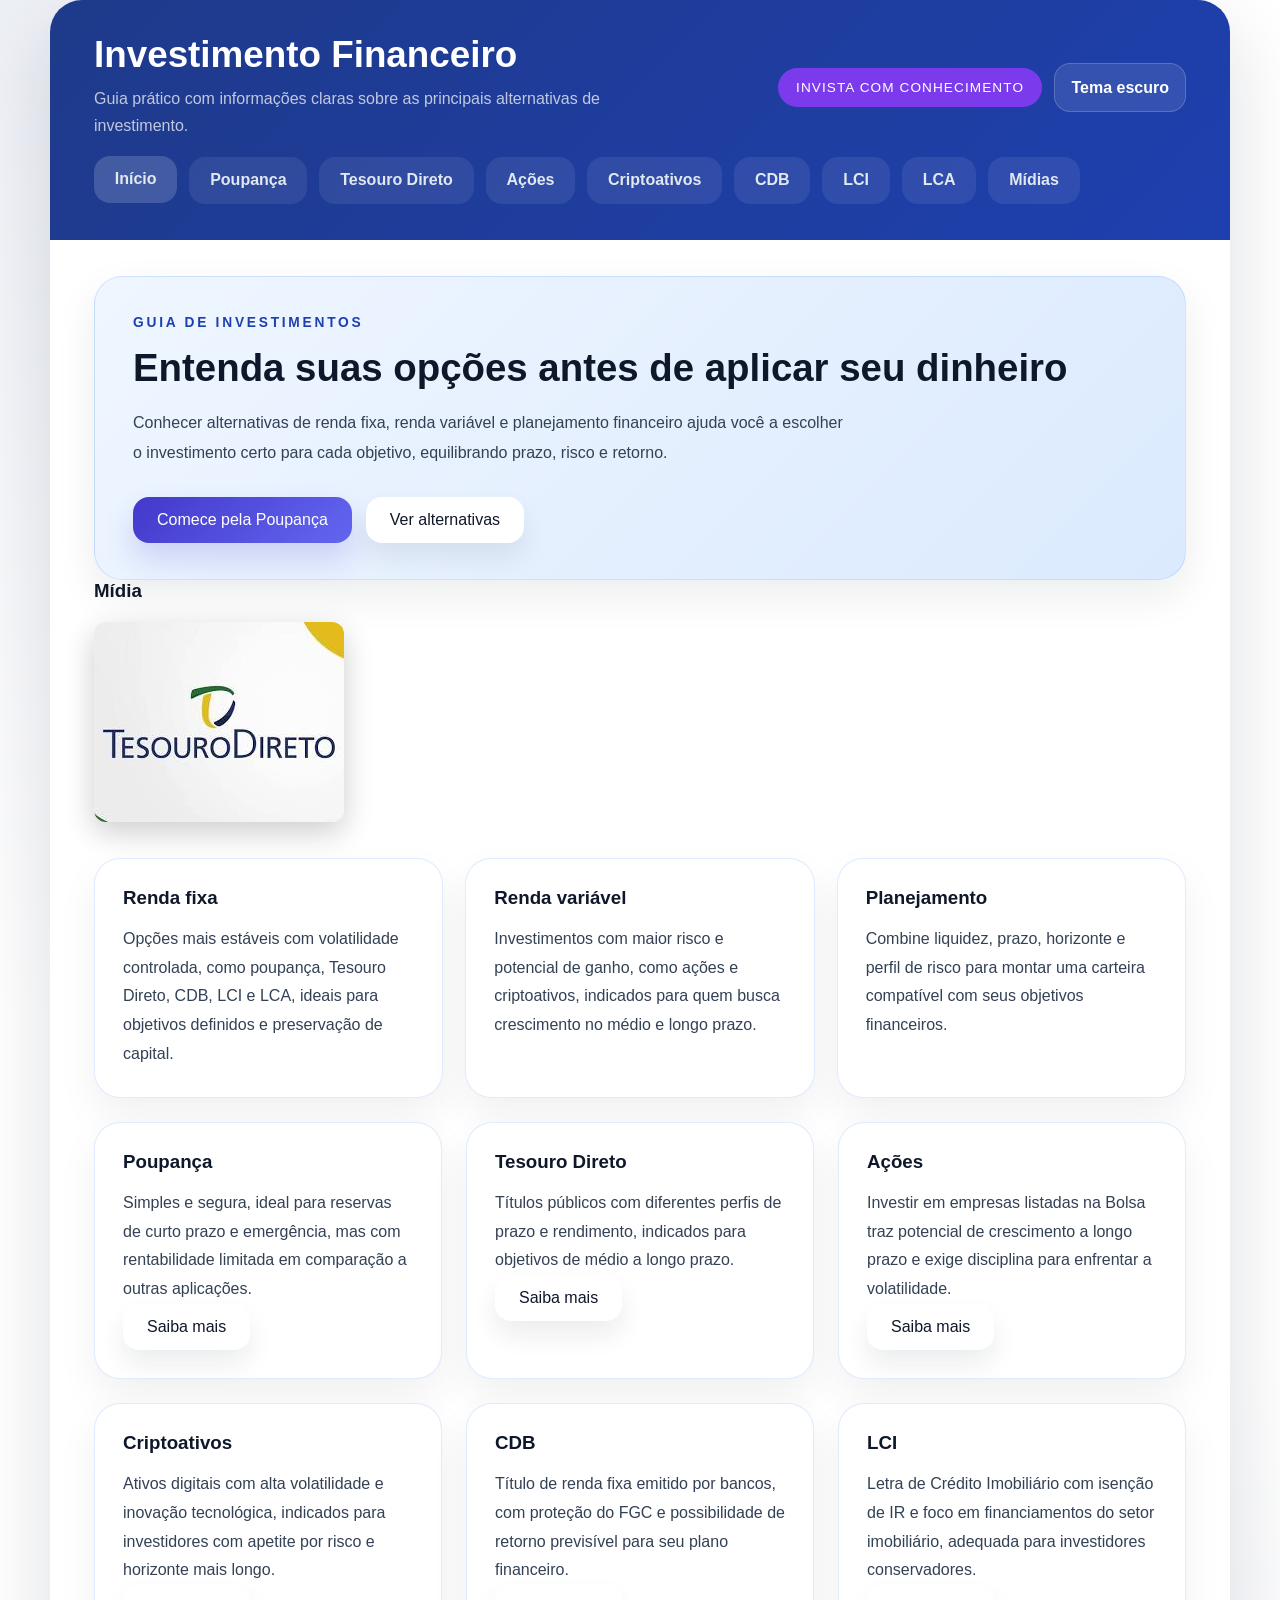
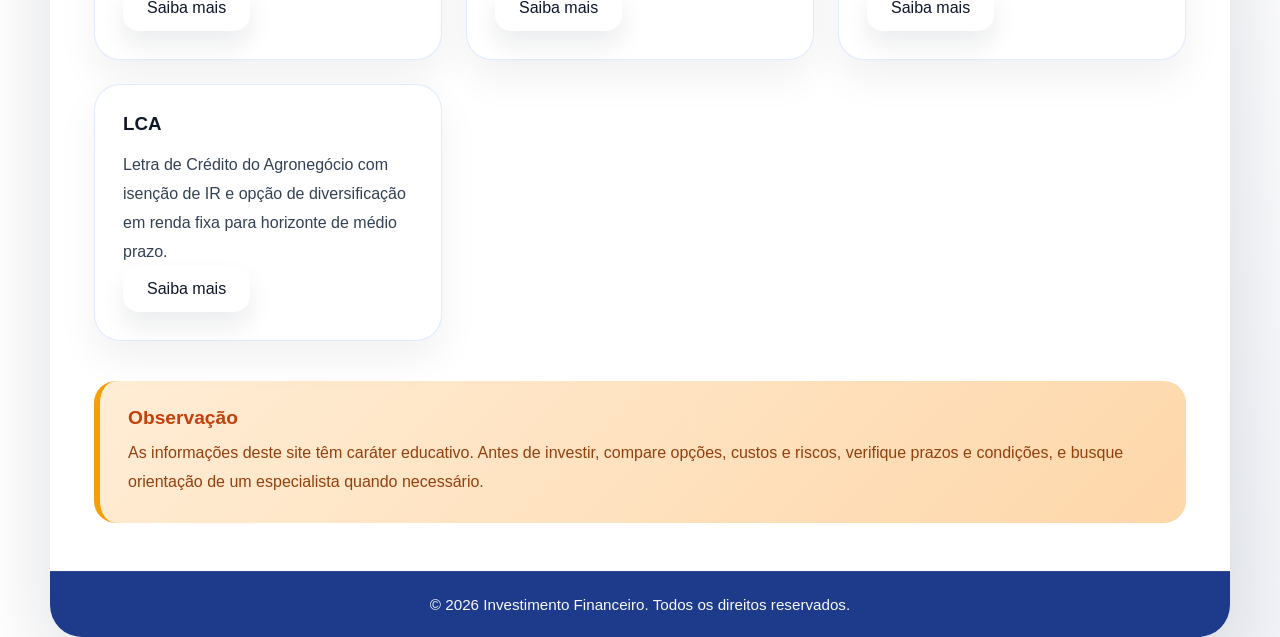
<file: index.html>
<!DOCTYPE html>
<html lang="pt-br">

<head>
    <meta charset="UTF-8">
    <meta name="viewport" content="width=device-width, initial-scale=1.0">
    <title>Investimento Financeiro</title>
    <meta name="description"
        content="Conheça os principais investimentos financeiros no Brasil, com explicações sobre poupança, Tesouro Direto, CDB, LCI, LCA, ações e criptoativos.">
    <link rel="icon" href="favicon.ico" type="image/x-icon">
    <link rel="stylesheet" href="style.css">
</head>

<body>
    <div class="container">
        <header class="site-header">
            <div class="brand">
                <h1>Investimento Financeiro</h1>
                <p>Guia prático com informações claras sobre as principais alternativas de investimento.</p>
            </div>
            <div class="header-actions">
                <span class="badge">Invista com conhecimento</span>
                <button class="theme-toggle" type="button" aria-label="Alternar tema">Tema escuro</button>
            </div>
            <nav class="main-nav" aria-label="Navegação principal">
                <a href="index.html">Início</a>
                <a href="poupança.html">Poupança</a>
                <a href="TesouroDireto.html">Tesouro Direto</a>
                <a href="acoes.html">Ações</a>
                <a href="criptoativos.html">Criptoativos</a>
                <a href="CDB.html">CDB</a>
                <a href="LCI.html">LCI</a>
                <a href="LCA.html">LCA</a>
                <a href="midia.html">Mídias</a>
            </nav>
        </header>

        <main>
            <section class="hero">
                <span class="eyebrow">Guia de investimentos</span>
                <h2>Entenda suas opções antes de aplicar seu dinheiro</h2>
                <p>Conhecer alternativas de renda fixa, renda variável e planejamento financeiro ajuda você a escolher o
                    investimento certo para cada objetivo, equilibrando prazo, risco e retorno.</p>
                <div class="hero-actions">
                    <a class="button" href="poupança.html">Comece pela Poupança</a>
                    <a class="button button-secondary" href="#investimentos">Ver alternativas</a>
                </div>
            </section>

            <section class="media-section">
                <h3>Mídia</h3>
                <div class="media-grid">
                    <div class="image-container">
                        <img src="assets/tesouroDireto.jpg"
                            alt="Imagem introdutória de investimentos e finanças pessoais">
                    </div>
                </div>
            </section>

            <section class="overview" id="investimentos">
                <article class="overview-card">
                    <h3>Renda fixa</h3>
                    <p>Opções mais estáveis com volatilidade controlada, como poupança, Tesouro Direto, CDB, LCI e LCA,
                        ideais para objetivos definidos e preservação de capital.</p>
                </article>
                <article class="overview-card">
                    <h3>Renda variável</h3>
                    <p>Investimentos com maior risco e potencial de ganho, como ações e criptoativos, indicados para
                        quem busca crescimento no médio e longo prazo.</p>
                </article>
                <article class="overview-card">
                    <h3>Planejamento</h3>
                    <p>Combine liquidez, prazo, horizonte e perfil de risco para montar uma carteira compatível com seus
                        objetivos financeiros.</p>
                </article>
            </section>

            <section class="cards-grid page-links" id="investimentos">
                <article class="card">
                    <h3>Poupança</h3>
                    <p>Simples e segura, ideal para reservas de curto prazo e emergência, mas com rentabilidade limitada
                        em comparação a outras aplicações.</p>
                    <a class="button button-secondary" href="poupança.html">Saiba mais</a>
                </article>
                <article class="card">
                    <h3>Tesouro Direto</h3>
                    <p>Títulos públicos com diferentes perfis de prazo e rendimento, indicados para objetivos de médio a
                        longo prazo.</p>
                    <a class="button button-secondary" href="TesouroDireto.html">Saiba mais</a>
                </article>
                <article class="card">
                    <h3>Ações</h3>
                    <p>Investir em empresas listadas na Bolsa traz potencial de crescimento a longo prazo e exige
                        disciplina para enfrentar a volatilidade.</p>
                    <a class="button button-secondary" href="acoes.html">Saiba mais</a>
                </article>
                <article class="card">
                    <h3>Criptoativos</h3>
                    <p>Ativos digitais com alta volatilidade e inovação tecnológica, indicados para investidores com
                        apetite por risco e horizonte mais longo.</p>
                    <a class="button button-secondary" href="criptoativos.html">Saiba mais</a>
                </article>
                <article class="card">
                    <h3>CDB</h3>
                    <p>Título de renda fixa emitido por bancos, com proteção do FGC e possibilidade de retorno
                        previsível para seu plano financeiro.</p>
                    <a class="button button-secondary" href="CDB.html">Saiba mais</a>
                </article>
                <article class="card">
                    <h3>LCI</h3>
                    <p>Letra de Crédito Imobiliário com isenção de IR e foco em financiamentos do setor imobiliário,
                        adequada para investidores conservadores.</p>
                    <a class="button button-secondary" href="LCI.html">Saiba mais</a>
                </article>
                <article class="card">
                    <h3>LCA</h3>
                    <p>Letra de Crédito do Agronegócio com isenção de IR e opção de diversificação em renda fixa para
                        horizonte de médio prazo.</p>
                    <a class="button button-secondary" href="LCA.html">Saiba mais</a>
                </article>
            </section>

            <section class="note-section">
                <h6>Observação</h6>
                <p>As informações deste site têm caráter educativo. Antes de investir, compare opções, custos e riscos,
                    verifique prazos e condições, e busque orientação de um especialista quando necessário.</p>
            </section>
        </main>

        <footer class="site-footer">
            <p>© <span class="year">2024</span> Investimento Financeiro. Todos os direitos reservados.</p>
        </footer>
    </div>
    <script src="script.js"></script>
</body>

</html>
</file>
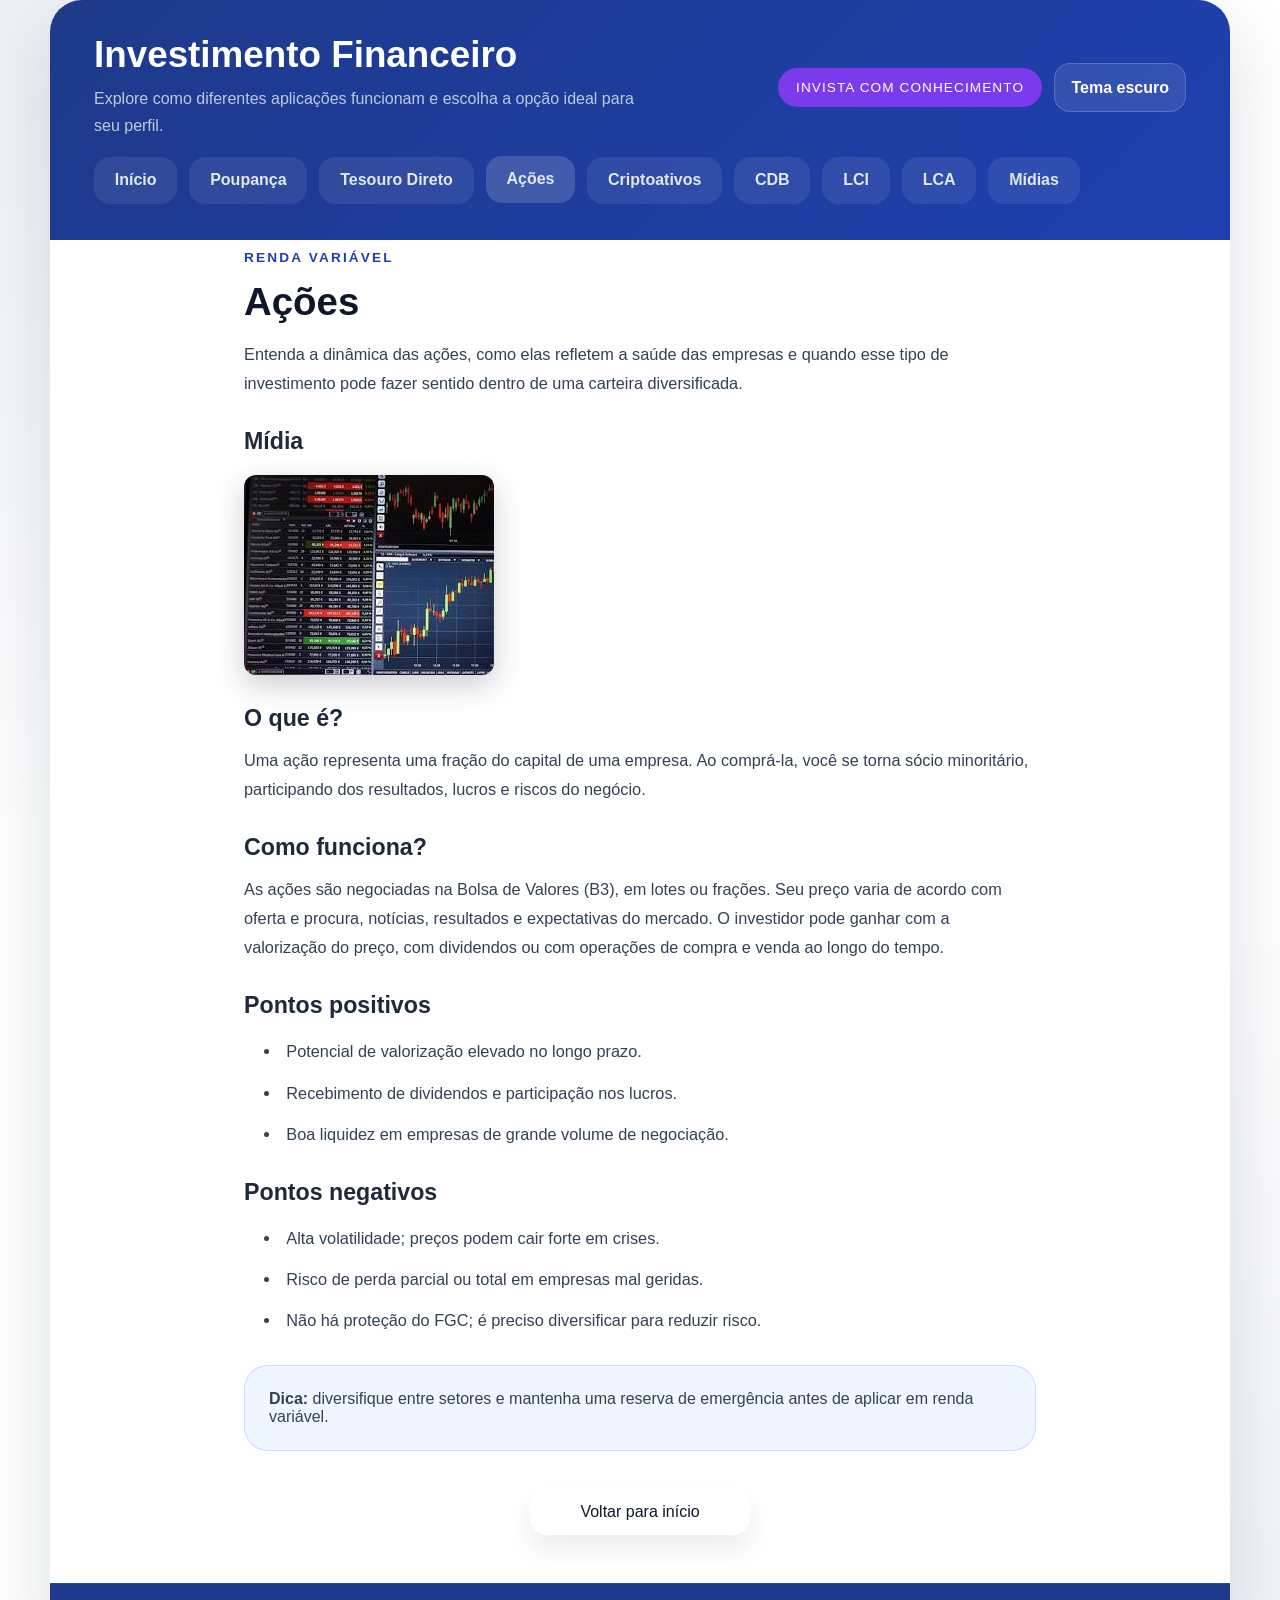
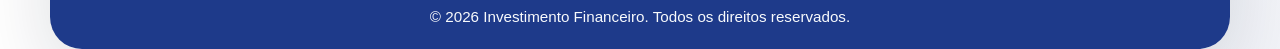
<file: acoes.html>
<!DOCTYPE html>
<html lang="pt-br">

<head>
    <meta charset="UTF-8">
    <meta name="viewport" content="width=device-width, initial-scale=1.0">
    <title>Ações | Investimento Financeiro</title>
    <meta name="description"
        content="Saiba como investir em ações, entender riscos, vantagens e melhores práticas para quem busca crescimento patrimonial no longo prazo.">
    <link rel="icon" href="favicon.ico" type="image/x-icon">
    <link rel="stylesheet" href="style.css">
</head>

<body>
    <div class="container">
        <header class="site-header">
            <div class="brand">
                <h1>Investimento Financeiro</h1>
                <p>Explore como diferentes aplicações funcionam e escolha a opção ideal para seu perfil.</p>
            </div>
            <div class="header-actions">
                <span class="badge">Invista com conhecimento</span>
                <button class="theme-toggle" type="button" aria-label="Alternar tema">Tema escuro</button>
            </div>
            <nav class="main-nav" aria-label="Navegação principal">
                <a href="index.html">Início</a>
                <a href="poupança.html">Poupança</a>
                <a href="TesouroDireto.html">Tesouro Direto</a>
                <a href="acoes.html">Ações</a>
                <a href="criptoativos.html">Criptoativos</a>
                <a href="CDB.html">CDB</a>
                <a href="LCI.html">LCI</a>
                <a href="LCA.html">LCA</a>
                <a href="midia.html">Mídias</a>
            </nav>
        </header>

        <main class="content-page">
            <div class="page-intro">
                <span class="label">Renda variável</span>
                <h2>Ações</h2>
                <p>Entenda a dinâmica das ações, como elas refletem a saúde das empresas e quando esse tipo de
                    investimento pode fazer sentido dentro de uma carteira diversificada.</p>
            </div>

            <section class="media-section">
                <h3>Mídia</h3>
                <div class="media-grid">
                    <div class="image-container">
                        <img src="assets/acoes.jpg" alt="Exemplo de ações e gráfico de investimentos">
                    </div>
                </div>
            </section>

            <h3>O que é?</h3>
            <p>Uma ação representa uma fração do capital de uma empresa. Ao comprá-la, você se torna sócio minoritário,
                participando dos resultados, lucros e riscos do negócio.</p>

            <h3>Como funciona?</h3>
            <p>As ações são negociadas na Bolsa de Valores (B3), em lotes ou frações. Seu preço varia de acordo com
                oferta e procura, notícias, resultados e expectativas do mercado. O investidor pode ganhar com a
                valorização do preço, com dividendos ou com operações de compra e venda ao longo do tempo.</p>

            <h3>Pontos positivos</h3>
            <ul>
                <li>Potencial de valorização elevado no longo prazo.</li>
                <li>Recebimento de dividendos e participação nos lucros.</li>
                <li>Boa liquidez em empresas de grande volume de negociação.</li>
            </ul>

            <h3>Pontos negativos</h3>
            <ul>
                <li>Alta volatilidade; preços podem cair forte em crises.</li>
                <li>Risco de perda parcial ou total em empresas mal geridas.</li>
                <li>Não há proteção do FGC; é preciso diversificar para reduzir risco.</li>
            </ul>

            <div class="highlight-box">
                <strong>Dica:</strong> diversifique entre setores e mantenha uma reserva de emergência antes de aplicar
                em renda variável.
            </div>

            <div class="back-button">
                <a class="button button-secondary" href="index.html">Voltar para início</a>
            </div>
        </main>

        <footer class="site-footer">
            <p>© <span class="year">2024</span> Investimento Financeiro. Todos os direitos reservados.</p>
        </footer>
    </div>
    <script src="script.js"></script>
</body>

</html>
</file>
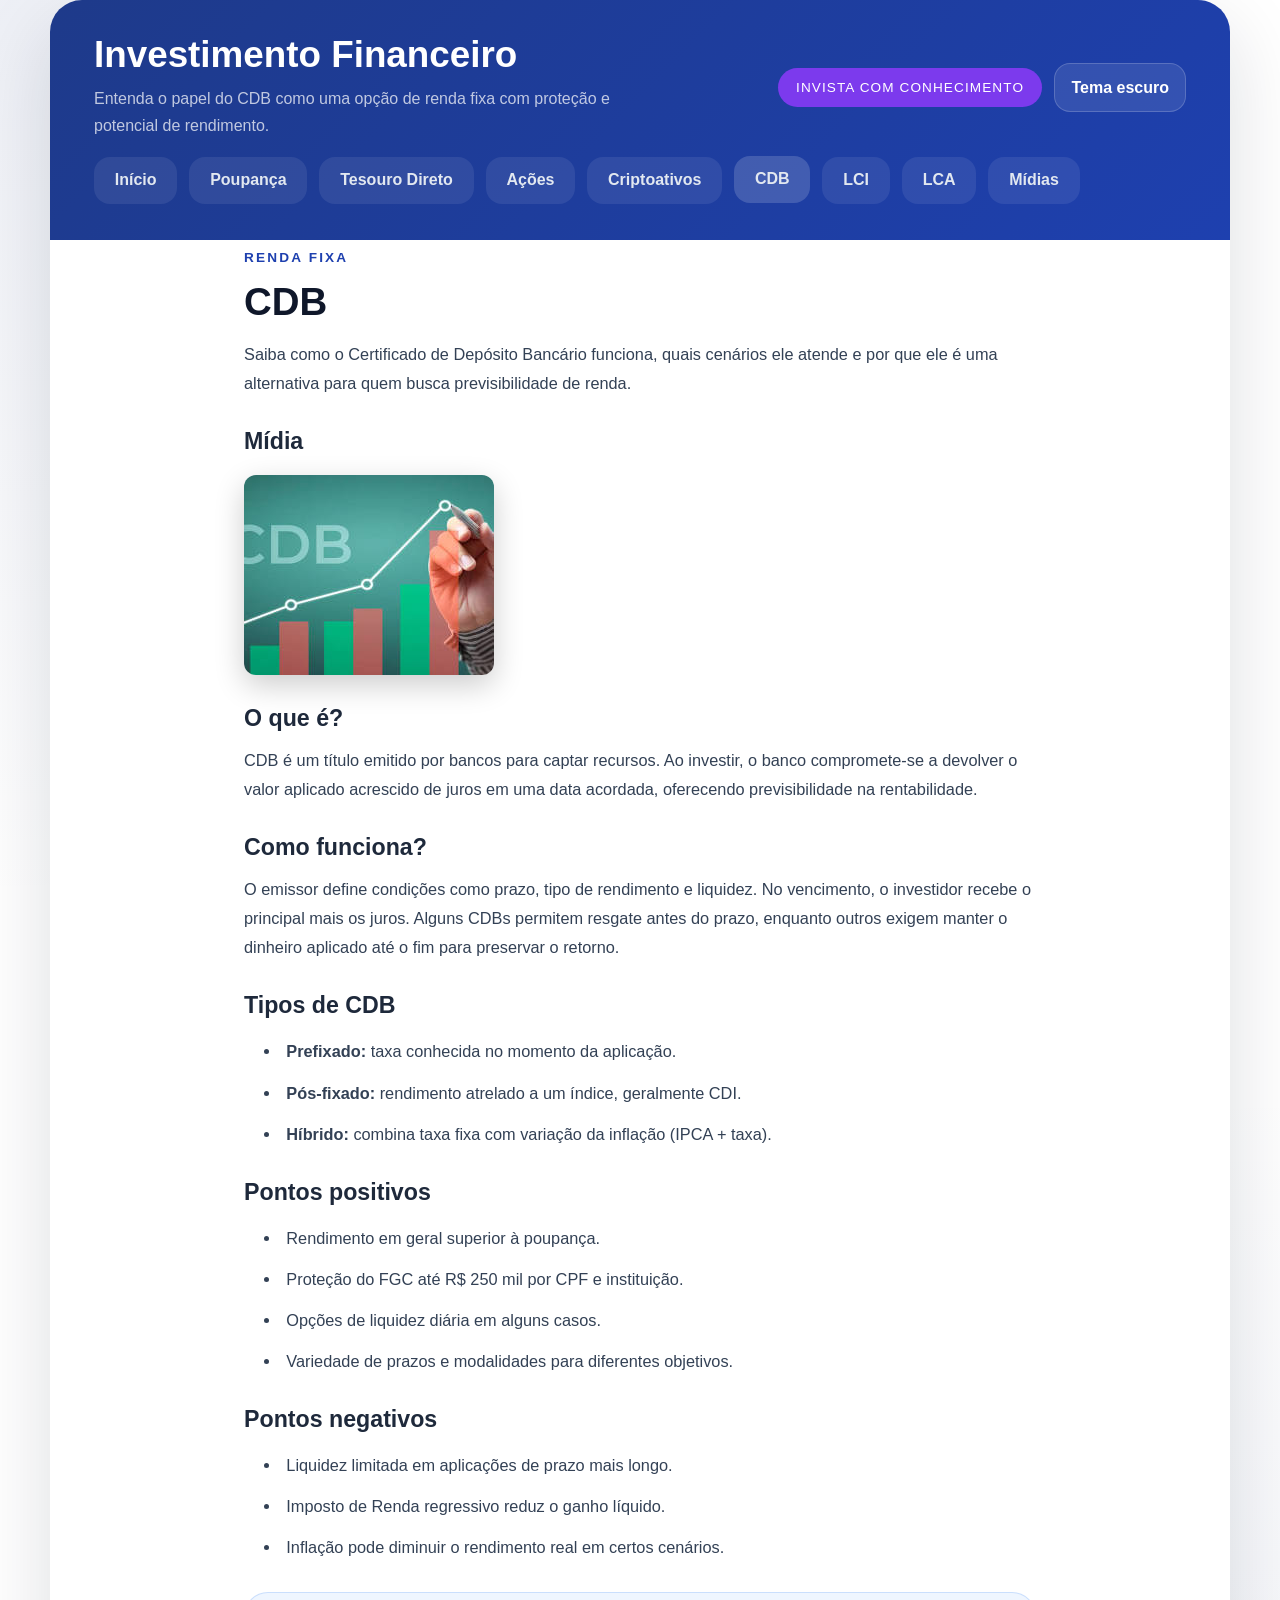
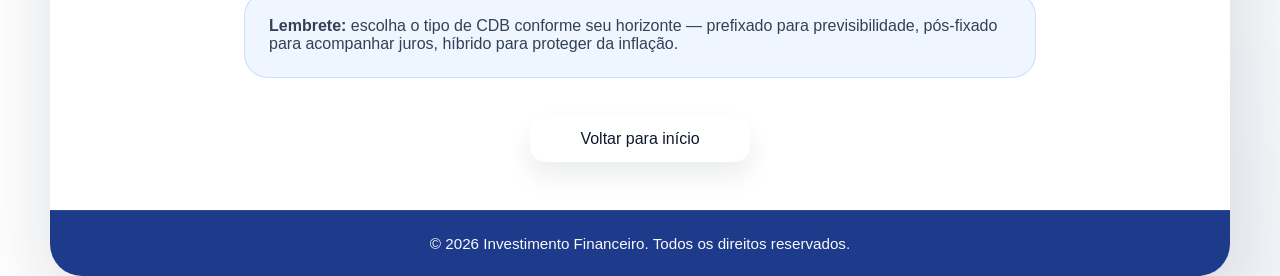
<file: CDB.html>
<!DOCTYPE html>
<html lang="pt-br">

<head>
    <meta charset="UTF-8">
    <meta name="viewport" content="width=device-width, initial-scale=1.0">
    <title>CDB | Investimento Financeiro</title>
    <meta name="description"
        content="Descubra como funciona o CDB, quais são seus tipos, vantagens e riscos para quem busca investimentos de renda fixa.">
    <link rel="icon" href="favicon.ico" type="image/x-icon">
    <link rel="stylesheet" href="style.css">
</head>

<body>
    <div class="container">
        <header class="site-header">
            <div class="brand">
                <h1>Investimento Financeiro</h1>
                <p>Entenda o papel do CDB como uma opção de renda fixa com proteção e potencial de rendimento.</p>
            </div>
            <div class="header-actions">
                <span class="badge">Invista com conhecimento</span>
                <button class="theme-toggle" type="button" aria-label="Alternar tema">Tema escuro</button>
            </div>
            <nav class="main-nav" aria-label="Navegação principal">
                <a href="index.html">Início</a>
                <a href="poupança.html">Poupança</a>
                <a href="TesouroDireto.html">Tesouro Direto</a>
                <a href="acoes.html">Ações</a>
                <a href="criptoativos.html">Criptoativos</a>
                <a href="CDB.html">CDB</a>
                <a href="LCI.html">LCI</a>
                <a href="LCA.html">LCA</a>
                <a href="midia.html">Mídias</a>
            </nav>
        </header>

        <main class="content-page">
            <div class="page-intro">
                <span class="label">Renda fixa</span>
                <h2>CDB</h2>
                <p>Saiba como o Certificado de Depósito Bancário funciona, quais cenários ele atende e por que ele é uma
                    alternativa para quem busca previsibilidade de renda.</p>
            </div>

            <section class="media-section">
                <h3>Mídia</h3>
                <div class="media-grid">
                    <div class="image-container">
                        <img src="assets/cdb.jpg" alt="Ilustração de CDB e investimentos em renda fixa">
                    </div>
                </div>
            </section>

            <h3>O que é?</h3>
            <p>CDB é um título emitido por bancos para captar recursos. Ao investir, o banco compromete-se a devolver o
                valor aplicado acrescido de juros em uma data acordada, oferecendo previsibilidade na rentabilidade.</p>

            <h3>Como funciona?</h3>
            <p>O emissor define condições como prazo, tipo de rendimento e liquidez. No vencimento, o investidor recebe
                o principal mais os juros. Alguns CDBs permitem resgate antes do prazo, enquanto outros exigem manter o
                dinheiro aplicado até o fim para preservar o retorno.</p>

            <h3>Tipos de CDB</h3>
            <ul>
                <li><strong>Prefixado:</strong> taxa conhecida no momento da aplicação.</li>
                <li><strong>Pós-fixado:</strong> rendimento atrelado a um índice, geralmente CDI.</li>
                <li><strong>Híbrido:</strong> combina taxa fixa com variação da inflação (IPCA + taxa).</li>
            </ul>

            <h3>Pontos positivos</h3>
            <ul>
                <li>Rendimento em geral superior à poupança.</li>
                <li>Proteção do FGC até R$ 250 mil por CPF e instituição.</li>
                <li>Opções de liquidez diária em alguns casos.</li>
                <li>Variedade de prazos e modalidades para diferentes objetivos.</li>
            </ul>

            <h3>Pontos negativos</h3>
            <ul>
                <li>Liquidez limitada em aplicações de prazo mais longo.</li>
                <li>Imposto de Renda regressivo reduz o ganho líquido.</li>
                <li>Inflação pode diminuir o rendimento real em certos cenários.</li>
            </ul>

            <div class="highlight-box">
                <strong>Lembrete:</strong> escolha o tipo de CDB conforme seu horizonte — prefixado para
                previsibilidade, pós-fixado para acompanhar juros, híbrido para proteger da inflação.
            </div>

            <div class="back-button">
                <a class="button button-secondary" href="index.html">Voltar para início</a>
            </div>
        </main>

        <footer class="site-footer">
            <p>© <span class="year">2024</span> Investimento Financeiro. Todos os direitos reservados.</p>
        </footer>
    </div>
    <script src="script.js"></script>
</body>

</html>
</file>
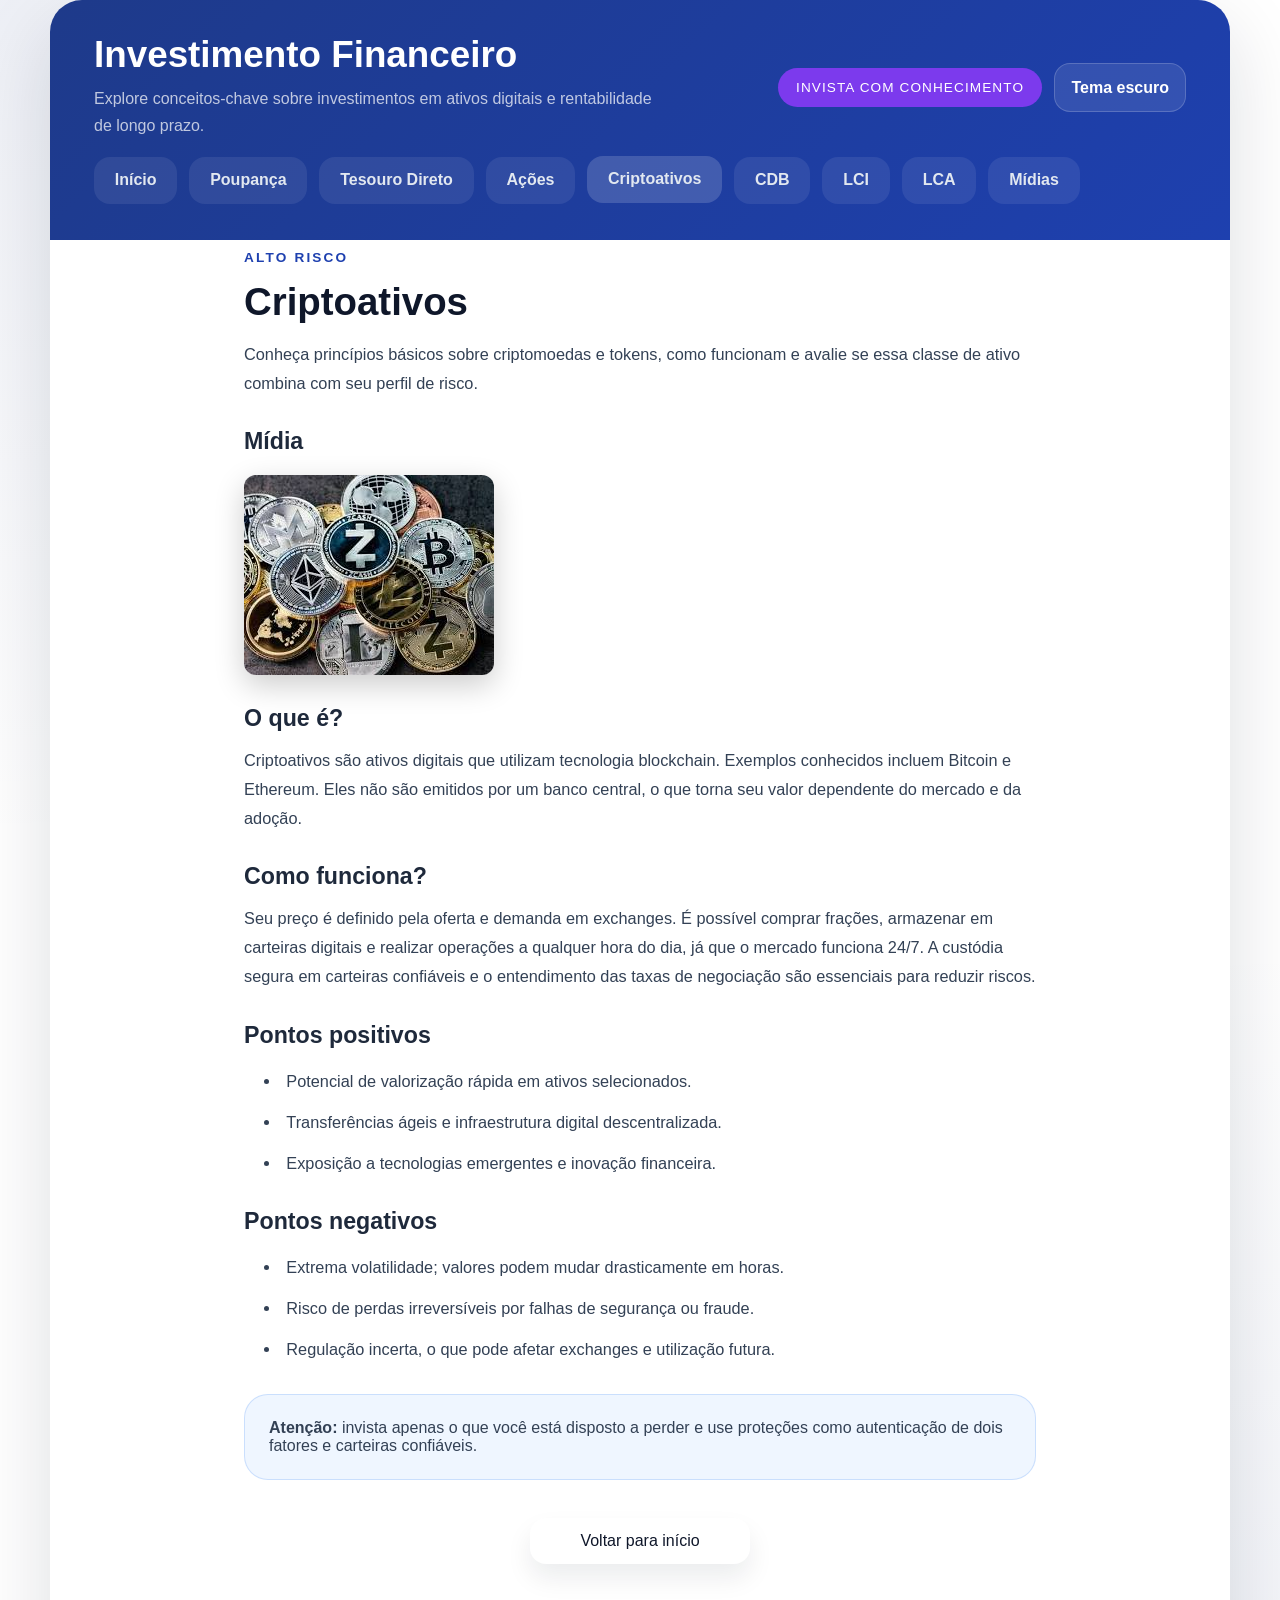
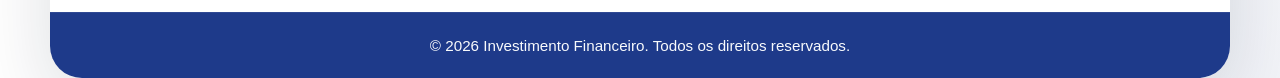
<file: criptoativos.html>
<!DOCTYPE html>
<html lang="pt-br">

<head>
    <meta charset="UTF-8">
    <meta name="viewport" content="width=device-width, initial-scale=1.0">
    <title>Criptoativos | Investimento Financeiro</title>
    <meta name="description"
        content="Entenda o que são criptoativos, como funcionam, vantagens e riscos para investidores que consideram ativos digitais.">
    <link rel="icon" href="favicon.ico" type="image/x-icon">
    <link rel="stylesheet" href="style.css">
</head>

<body>
    <div class="container">
        <header class="site-header">
            <div class="brand">
                <h1>Investimento Financeiro</h1>
                <p>Explore conceitos-chave sobre investimentos em ativos digitais e rentabilidade de longo prazo.</p>
            </div>
            <div class="header-actions">
                <span class="badge">Invista com conhecimento</span>
                <button class="theme-toggle" type="button" aria-label="Alternar tema">Tema escuro</button>
            </div>
            <nav class="main-nav" aria-label="Navegação principal">
                <a href="index.html">Início</a>
                <a href="poupança.html">Poupança</a>
                <a href="TesouroDireto.html">Tesouro Direto</a>
                <a href="acoes.html">Ações</a>
                <a href="criptoativos.html">Criptoativos</a>
                <a href="CDB.html">CDB</a>
                <a href="LCI.html">LCI</a>
                <a href="LCA.html">LCA</a>
                <a href="midia.html">Mídias</a>
            </nav>
        </header>

        <main class="content-page">
            <div class="page-intro">
                <span class="label">Alto risco</span>
                <h2>Criptoativos</h2>
                <p>Conheça princípios básicos sobre criptomoedas e tokens, como funcionam e avalie se essa classe de
                    ativo combina com seu perfil de risco.</p>
            </div>

            <section class="media-section">
                <h3>Mídia</h3>
                <div class="media-grid">
                    <div class="image-container">
                        <img src="assets/criptoativos.jpg" alt="Ilustração de criptoativos e moeda digital">
                    </div>
                </div>
            </section>

            <h3>O que é?</h3>
            <p>Criptoativos são ativos digitais que utilizam tecnologia blockchain. Exemplos conhecidos incluem Bitcoin
                e Ethereum. Eles não são emitidos por um banco central, o que torna seu valor dependente do mercado e da
                adoção.</p>

            <h3>Como funciona?</h3>
            <p>Seu preço é definido pela oferta e demanda em exchanges. É possível comprar frações, armazenar em
                carteiras digitais e realizar operações a qualquer hora do dia, já que o mercado funciona 24/7. A
                custódia segura em carteiras confiáveis e o entendimento das taxas de negociação são essenciais para
                reduzir riscos.</p>

            <h3>Pontos positivos</h3>
            <ul>
                <li>Potencial de valorização rápida em ativos selecionados.</li>
                <li>Transferências ágeis e infraestrutura digital descentralizada.</li>
                <li>Exposição a tecnologias emergentes e inovação financeira.</li>
            </ul>

            <h3>Pontos negativos</h3>
            <ul>
                <li>Extrema volatilidade; valores podem mudar drasticamente em horas.</li>
                <li>Risco de perdas irreversíveis por falhas de segurança ou fraude.</li>
                <li>Regulação incerta, o que pode afetar exchanges e utilização futura.</li>
            </ul>

            <div class="highlight-box">
                <strong>Atenção:</strong> invista apenas o que você está disposto a perder e use proteções como
                autenticação de dois fatores e carteiras confiáveis.
            </div>

            <div class="back-button">
                <a class="button button-secondary" href="index.html">Voltar para início</a>
            </div>
        </main>

        <footer class="site-footer">
            <p>© <span class="year">2024</span> Investimento Financeiro. Todos os direitos reservados.</p>
        </footer>
    </div>
    <script src="script.js"></script>
</body>

</html>
</file>
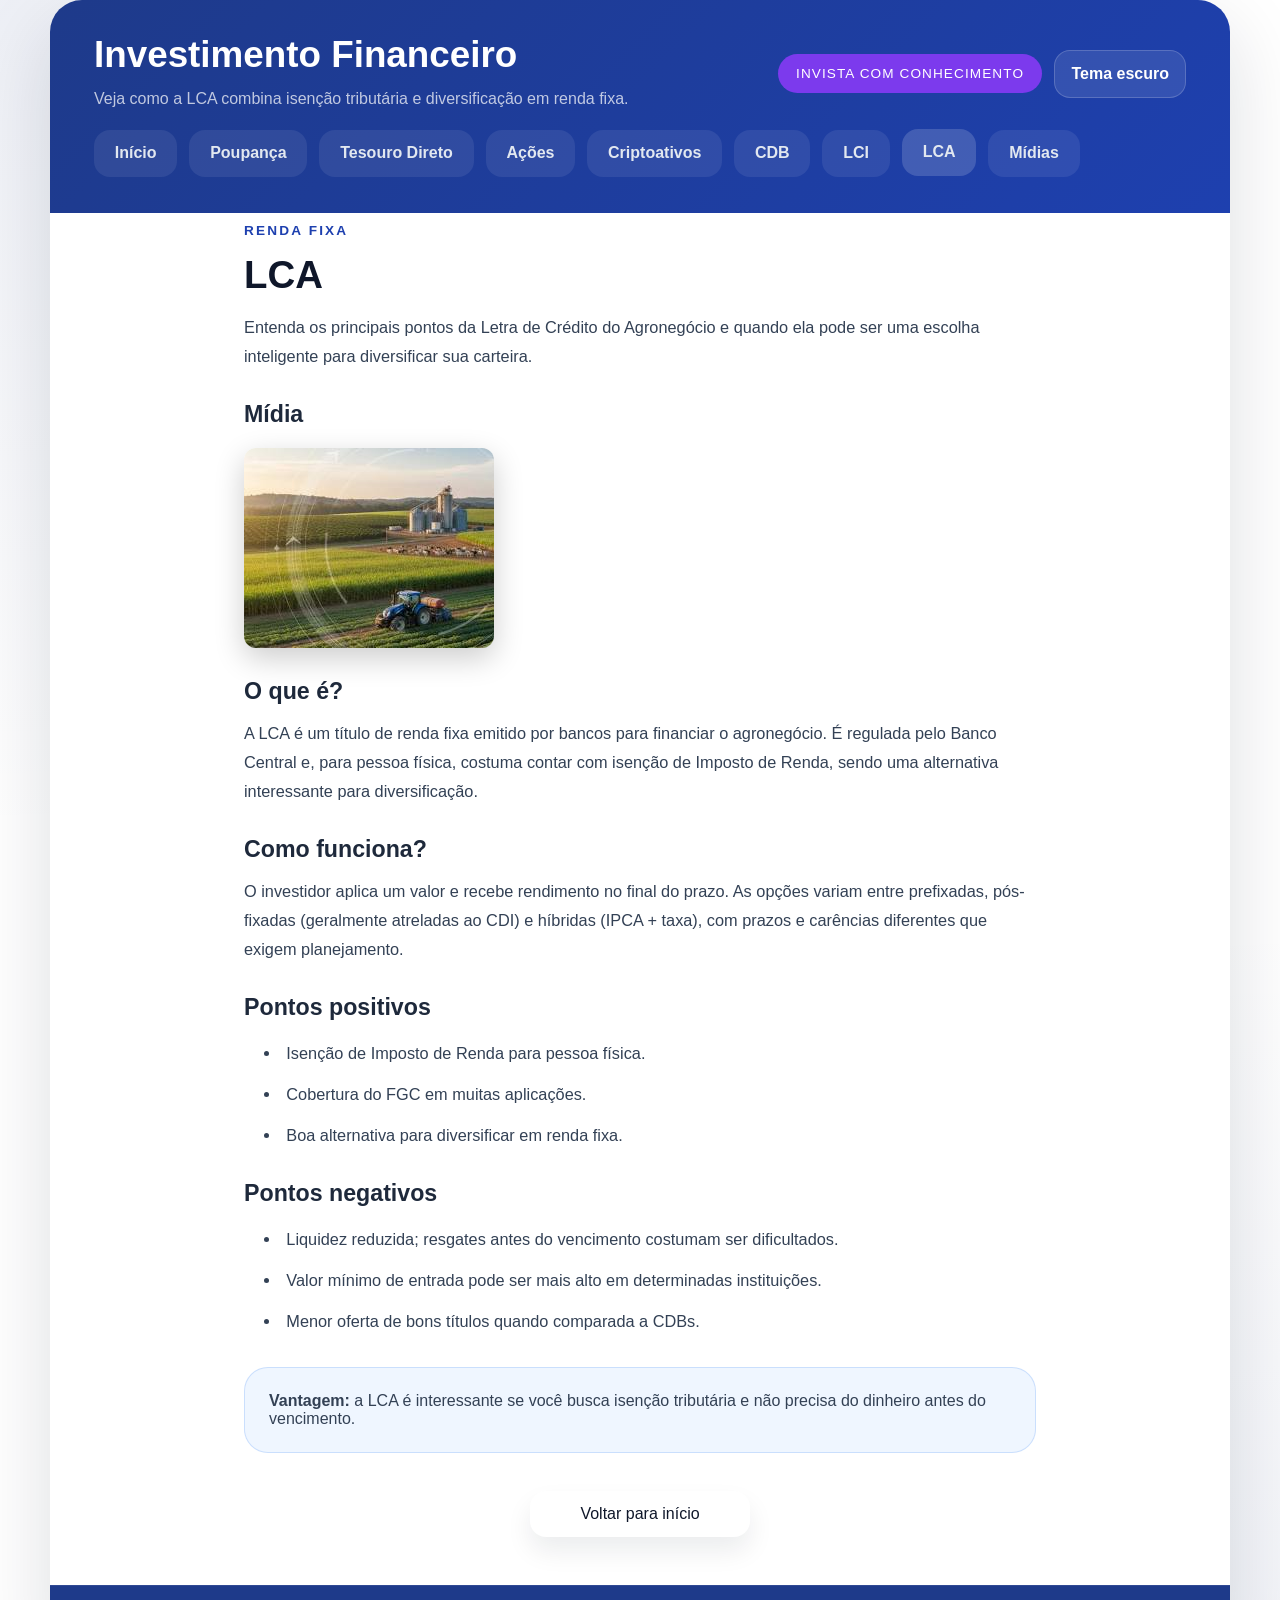
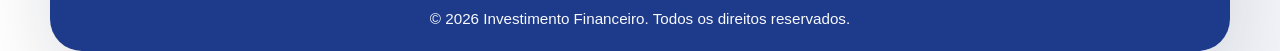
<file: LCA.html>
<!DOCTYPE html>
<html lang="pt-br">

<head>
    <meta charset="UTF-8">
    <meta name="viewport" content="width=device-width, initial-scale=1.0">
    <title>LCA | Investimento Financeiro</title>
    <meta name="description"
        content="Entenda a LCA, a letra de crédito do agronegócio, e veja quando ela é uma boa opção de investimento para médio prazo.">
    <link rel="icon" href="favicon.ico" type="image/x-icon">
    <link rel="stylesheet" href="style.css">
</head>

<body>
    <div class="container">
        <header class="site-header">
            <div class="brand">
                <h1>Investimento Financeiro</h1>
                <p>Veja como a LCA combina isenção tributária e diversificação em renda fixa.</p>
            </div>
            <div class="header-actions">
                <span class="badge">Invista com conhecimento</span>
                <button class="theme-toggle" type="button" aria-label="Alternar tema">Tema escuro</button>
            </div>
            <nav class="main-nav" aria-label="Navegação principal">
                <a href="index.html">Início</a>
                <a href="poupança.html">Poupança</a>
                <a href="TesouroDireto.html">Tesouro Direto</a>
                <a href="acoes.html">Ações</a>
                <a href="criptoativos.html">Criptoativos</a>
                <a href="CDB.html">CDB</a>
                <a href="LCI.html">LCI</a>
                <a href="LCA.html">LCA</a>
                <a href="midia.html">Mídias</a>
            </nav>
        </header>

        <main class="content-page">
            <div class="page-intro">
                <span class="label">Renda fixa</span>
                <h2>LCA</h2>
                <p>Entenda os principais pontos da Letra de Crédito do Agronegócio e quando ela pode ser uma escolha
                    inteligente para diversificar sua carteira.</p>
            </div>

            <section class="media-section">
                <h3>Mídia</h3>
                <div class="media-grid">
                    <div class="image-container">
                        <img src="assets/lca.jpg" alt="Imagem de LCA e investimentos agronegócio">
                    </div>
                </div>
            </section>

            <h3>O que é?</h3>
            <p>A LCA é um título de renda fixa emitido por bancos para financiar o agronegócio. É regulada pelo Banco
                Central e, para pessoa física, costuma contar com isenção de Imposto de Renda, sendo uma alternativa
                interessante para diversificação.</p>

            <h3>Como funciona?</h3>
            <p>O investidor aplica um valor e recebe rendimento no final do prazo. As opções variam entre prefixadas,
                pós-fixadas (geralmente atreladas ao CDI) e híbridas (IPCA + taxa), com prazos e carências diferentes
                que exigem planejamento.</p>

            <h3>Pontos positivos</h3>
            <ul>
                <li>Isenção de Imposto de Renda para pessoa física.</li>
                <li>Cobertura do FGC em muitas aplicações.</li>
                <li>Boa alternativa para diversificar em renda fixa.</li>
            </ul>

            <h3>Pontos negativos</h3>
            <ul>
                <li>Liquidez reduzida; resgates antes do vencimento costumam ser dificultados.</li>
                <li>Valor mínimo de entrada pode ser mais alto em determinadas instituições.</li>
                <li>Menor oferta de bons títulos quando comparada a CDBs.</li>
            </ul>

            <div class="highlight-box">
                <strong>Vantagem:</strong> a LCA é interessante se você busca isenção tributária e não precisa do
                dinheiro antes do vencimento.
            </div>

            <div class="back-button">
                <a class="button button-secondary" href="index.html">Voltar para início</a>
            </div>
        </main>

        <footer class="site-footer">
            <p>© <span class="year">2024</span> Investimento Financeiro. Todos os direitos reservados.</p>
        </footer>
    </div>
    <script src="script.js"></script>
</body>

</html>
</file>
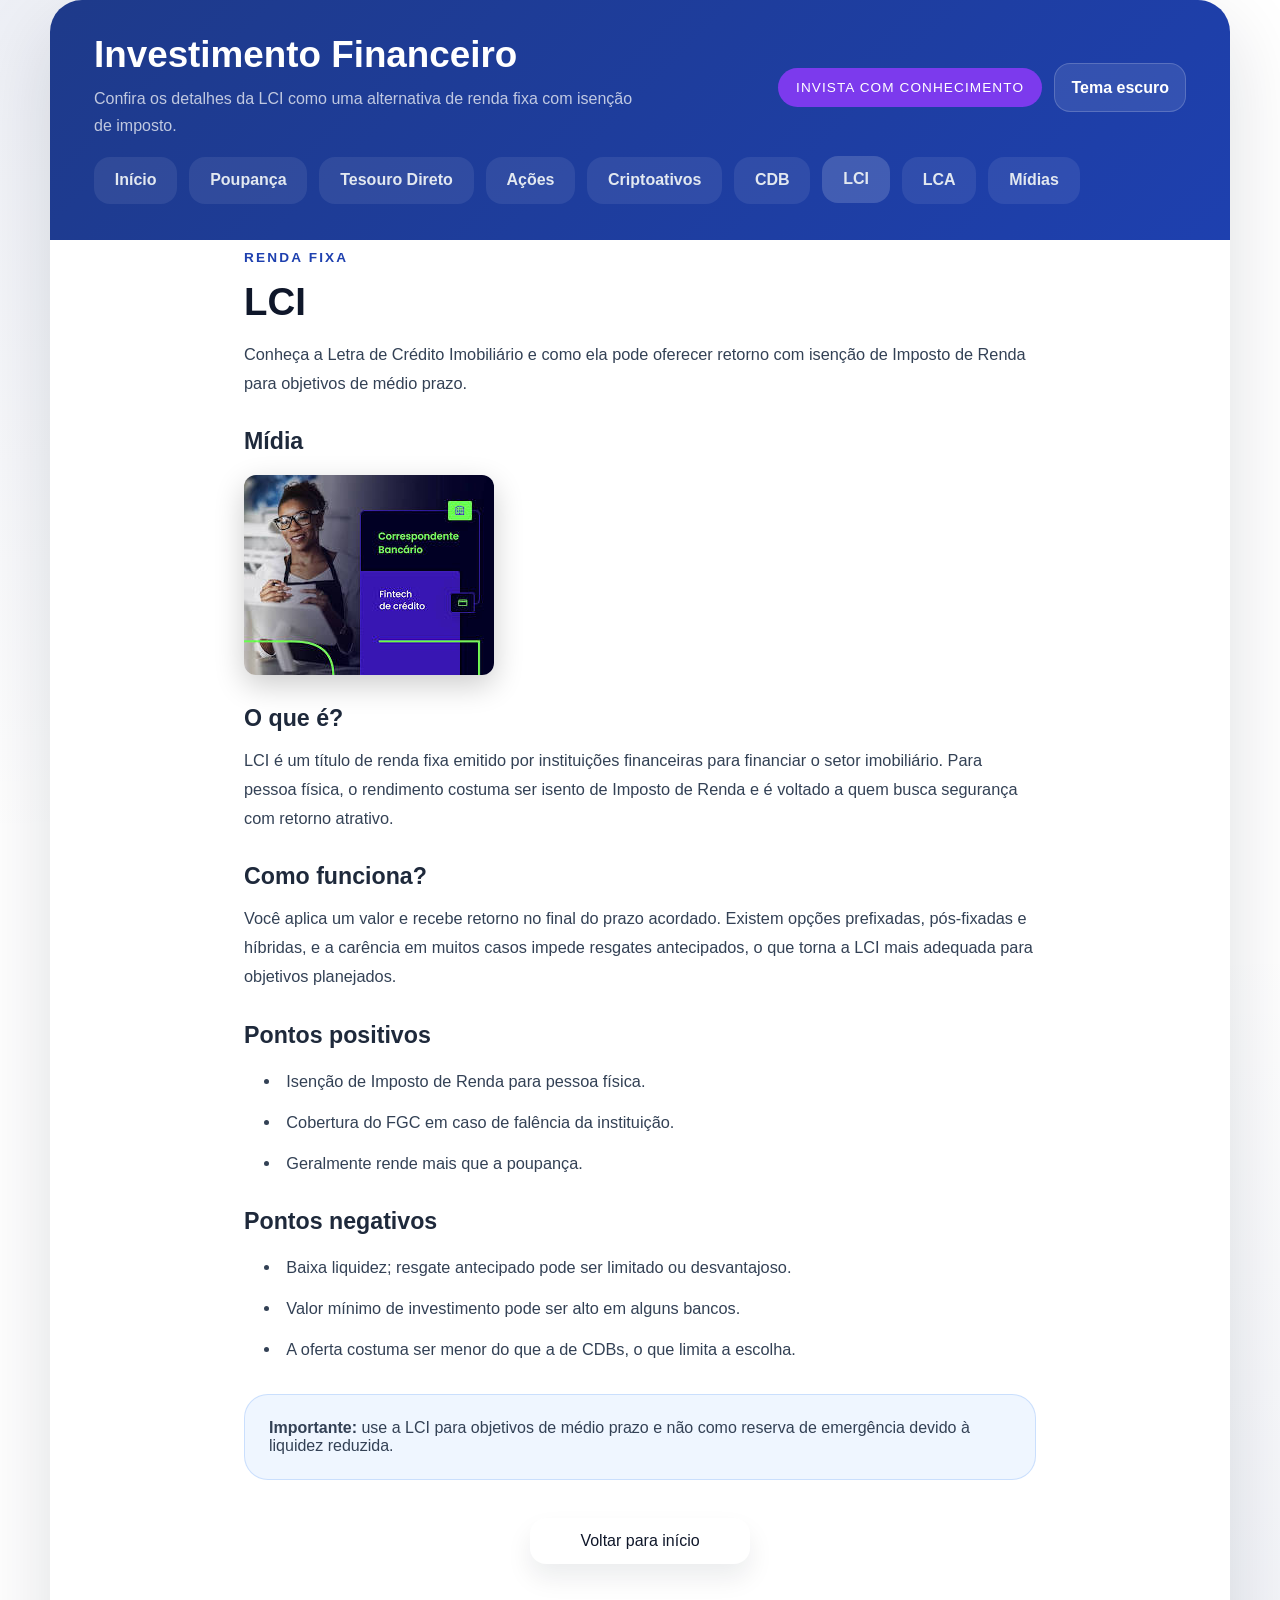
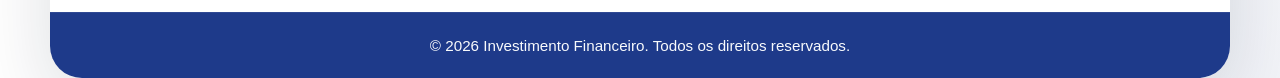
<file: LCI.html>
<!DOCTYPE html>
<html lang="pt-br">

<head>
    <meta charset="UTF-8">
    <meta name="viewport" content="width=device-width, initial-scale=1.0">
    <title>LCI | Investimento Financeiro</title>
    <meta name="description"
        content="Saiba como funciona a LCI, quais são suas vantagens, riscos e por que é uma alternativa interessante para investidores de médio prazo.">
    <link rel="icon" href="favicon.ico" type="image/x-icon">
    <link rel="stylesheet" href="style.css">
</head>

<body>
    <div class="container">
        <header class="site-header">
            <div class="brand">
                <h1>Investimento Financeiro</h1>
                <p>Confira os detalhes da LCI como uma alternativa de renda fixa com isenção de imposto.</p>
            </div>
            <div class="header-actions">
                <span class="badge">Invista com conhecimento</span>
                <button class="theme-toggle" type="button" aria-label="Alternar tema">Tema escuro</button>
            </div>
            <nav class="main-nav" aria-label="Navegação principal">
                <a href="index.html">Início</a>
                <a href="poupança.html">Poupança</a>
                <a href="TesouroDireto.html">Tesouro Direto</a>
                <a href="acoes.html">Ações</a>
                <a href="criptoativos.html">Criptoativos</a>
                <a href="CDB.html">CDB</a>
                <a href="LCI.html">LCI</a>
                <a href="LCA.html">LCA</a>
                <a href="midia.html">Mídias</a>
            </nav>
        </header>

        <main class="content-page">
            <div class="page-intro">
                <span class="label">Renda fixa</span>
                <h2>LCI</h2>
                <p>Conheça a Letra de Crédito Imobiliário e como ela pode oferecer retorno com isenção de Imposto de
                    Renda para objetivos de médio prazo.</p>
            </div>

            <section class="media-section">
                <h3>Mídia</h3>
                <div class="media-grid">
                    <div class="image-container">
                        <img src="assets/lci.jpg" alt="Imagem de LCI e investimentos imobiliários">
                    </div>
                </div>
            </section>

            <h3>O que é?</h3>
            <p>LCI é um título de renda fixa emitido por instituições financeiras para financiar o setor imobiliário.
                Para pessoa física, o rendimento costuma ser isento de Imposto de Renda e é voltado a quem busca
                segurança com retorno atrativo.</p>

            <h3>Como funciona?</h3>
            <p>Você aplica um valor e recebe retorno no final do prazo acordado. Existem opções prefixadas, pós-fixadas
                e híbridas, e a carência em muitos casos impede resgates antecipados, o que torna a LCI mais adequada
                para objetivos planejados.</p>

            <h3>Pontos positivos</h3>
            <ul>
                <li>Isenção de Imposto de Renda para pessoa física.</li>
                <li>Cobertura do FGC em caso de falência da instituição.</li>
                <li>Geralmente rende mais que a poupança.</li>
            </ul>

            <h3>Pontos negativos</h3>
            <ul>
                <li>Baixa liquidez; resgate antecipado pode ser limitado ou desvantajoso.</li>
                <li>Valor mínimo de investimento pode ser alto em alguns bancos.</li>
                <li>A oferta costuma ser menor do que a de CDBs, o que limita a escolha.</li>
            </ul>

            <div class="highlight-box">
                <strong>Importante:</strong> use a LCI para objetivos de médio prazo e não como reserva de emergência
                devido à liquidez reduzida.
            </div>

            <div class="back-button">
                <a class="button button-secondary" href="index.html">Voltar para início</a>
            </div>
        </main>

        <footer class="site-footer">
            <p>© <span class="year">2024</span> Investimento Financeiro. Todos os direitos reservados.</p>
        </footer>
    </div>
    <script src="script.js"></script>
</body>

</html>
</file>
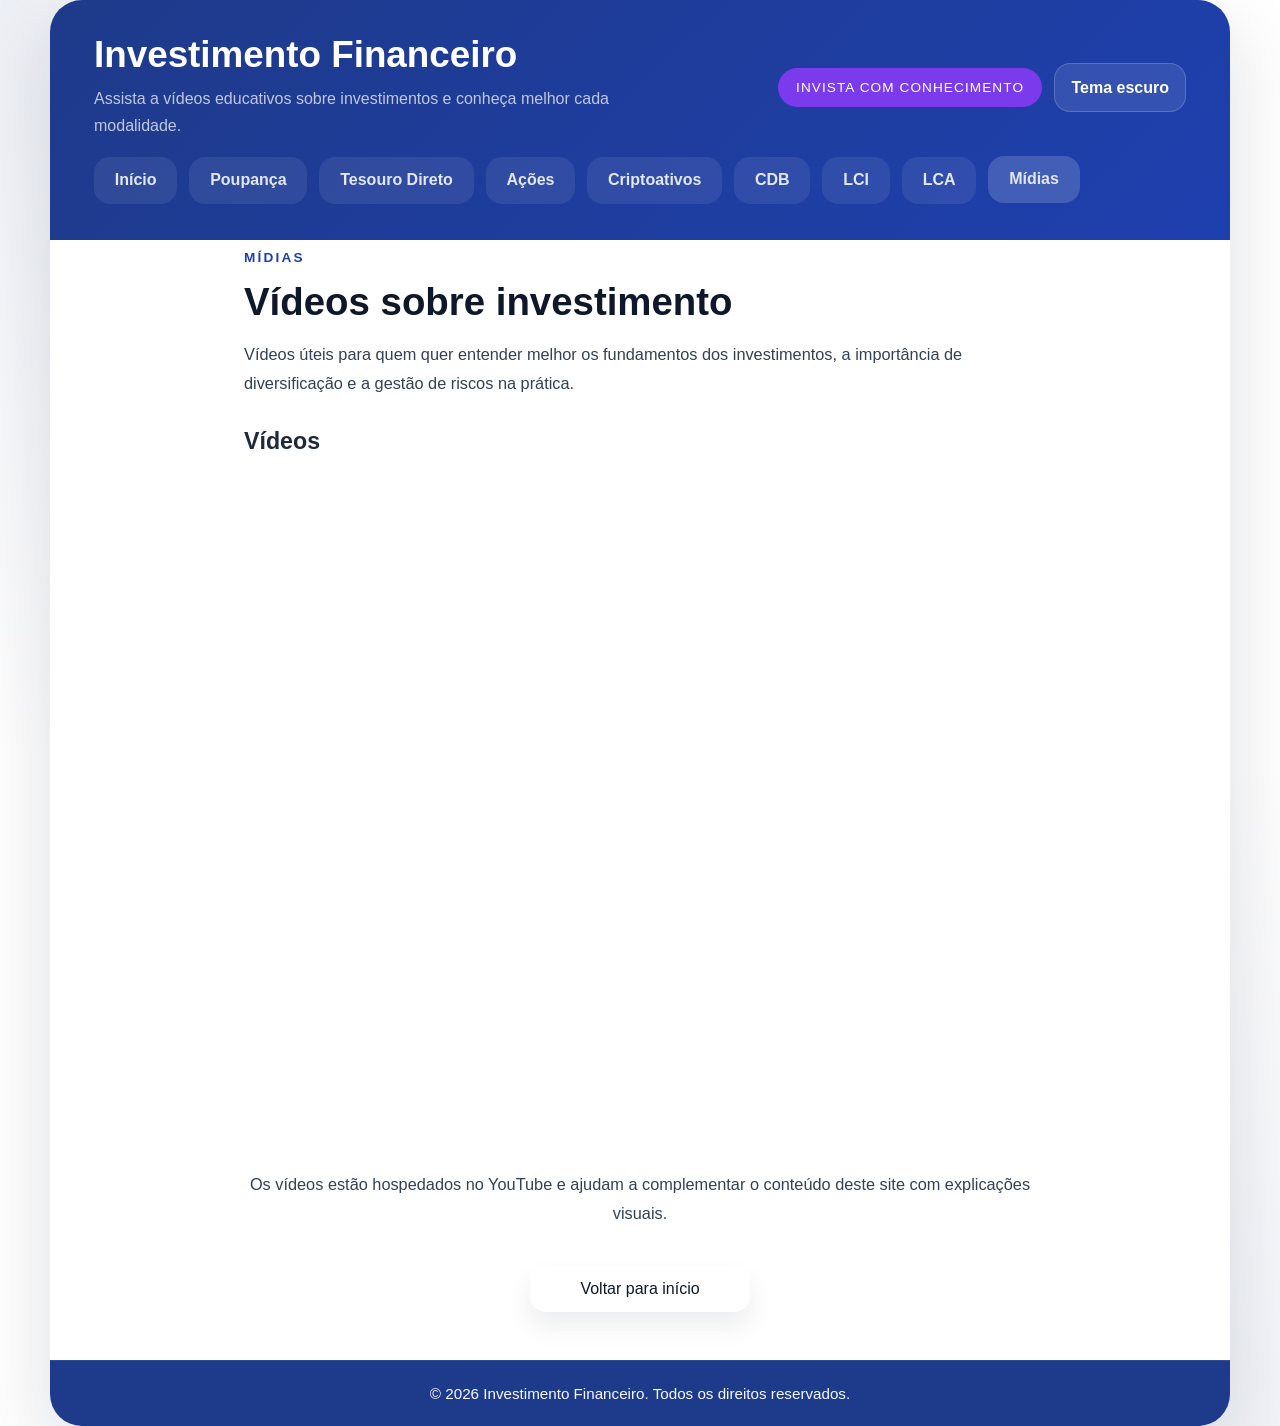
<file: midia.html>
<!DOCTYPE html>
<html lang="pt-br">

<head>
    <meta charset="UTF-8">
    <meta name="viewport" content="width=device-width, initial-scale=1.0">
    <title>Mídias | Investimento Financeiro</title>
    <meta name="description"
        content="Vídeos e conteúdo multimídia sobre investimentos em poupança, Tesouro Direto, ações, criptoativos, CDB, LCI e LCA.">
    <link rel="icon" href="favicon.ico" type="image/x-icon">
    <link rel="stylesheet" href="style.css">
</head>

<body>
    <div class="container">
        <header class="site-header">
            <div class="brand">
                <h1>Investimento Financeiro</h1>
                <p>Assista a vídeos educativos sobre investimentos e conheça melhor cada modalidade.</p>
            </div>
            <div class="header-actions">
                <span class="badge">Invista com conhecimento</span>
                <button class="theme-toggle" type="button" aria-label="Alternar tema">Tema escuro</button>
            </div>
            <nav class="main-nav" aria-label="Navegação principal">
                <a href="index.html">Início</a>
                <a href="poupança.html">Poupança</a>
                <a href="TesouroDireto.html">Tesouro Direto</a>
                <a href="acoes.html">Ações</a>
                <a href="criptoativos.html">Criptoativos</a>
                <a href="CDB.html">CDB</a>
                <a href="LCI.html">LCI</a>
                <a href="LCA.html">LCA</a>
                <a href="midia.html">Mídias</a>
            </nav>
        </header>
        <main class="content-page">
            <div class="page-intro">
                <span class="label">Mídias</span>
                <h2>Vídeos sobre investimento</h2>
                <p>Vídeos úteis para quem quer entender melhor os fundamentos dos investimentos, a importância de
                    diversificação e a gestão de riscos na prática.</p>
            </div>
            <section class="media-section">
                <h3>Vídeos</h3>
                <div class="video-grid">
                    <iframe class="video-frame" src="https://www.youtube.com/embed/LLG2RrpMwkA"
                        title="Vídeo sobre investimentos"
                        allow="accelerometer; autoplay; clipboard-write; encrypted-media; gyroscope; picture-in-picture"
                        allowfullscreen></iframe>
                    <iframe class="video-frame" src="https://www.youtube.com/embed/Q6x0xnI0uCg"
                        title="Vídeo explicativo sobre investimento"
                        allow="accelerometer; autoplay; clipboard-write; encrypted-media; gyroscope; picture-in-picture"
                        allowfullscreen></iframe>
                    <iframe width="560" height="315" src="https://www.youtube.com/embed/qpTVQ616wok?si=x32N9HctwUD9NRbe"
                        title="YouTube video player" frameborder="0"
                        allow="accelerometer; autoplay; clipboard-write; encrypted-media; gyroscope; picture-in-picture; web-share"
                        referrerpolicy="strict-origin-when-cross-origin" allowfullscreen></iframe>
                </div>
                <p class="video-notice">Os vídeos estão hospedados no YouTube e ajudam a complementar o conteúdo deste
                    site com explicações visuais.</p>
            </section>
            <div class="back-button">
                <a class="button button-secondary" href="index.html">Voltar para início</a>
            </div>
        </main>
        <footer class="site-footer">
            <p>© <span class="year">2024</span> Investimento Financeiro. Todos os direitos reservados.</p>
        </footer>
    </div>
    <script src="script.js"></script>
</body>

</html>
</file>
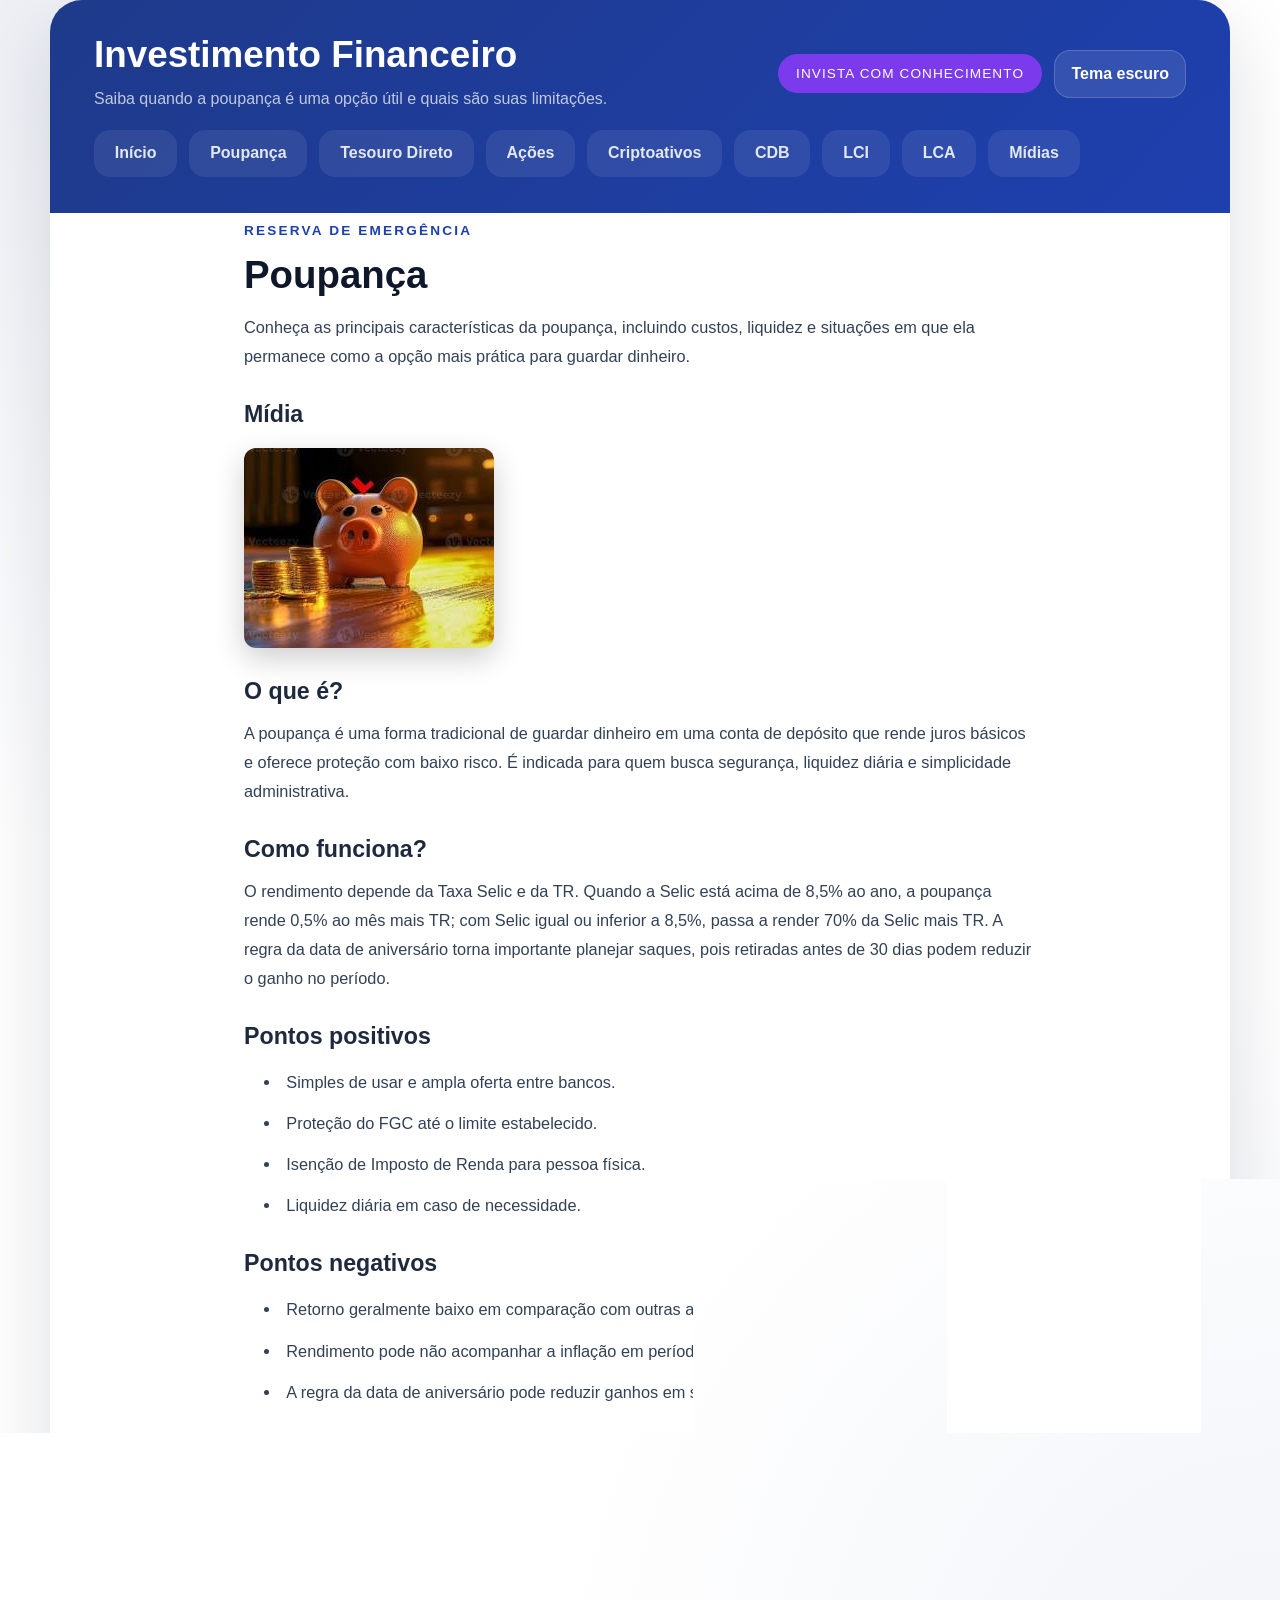
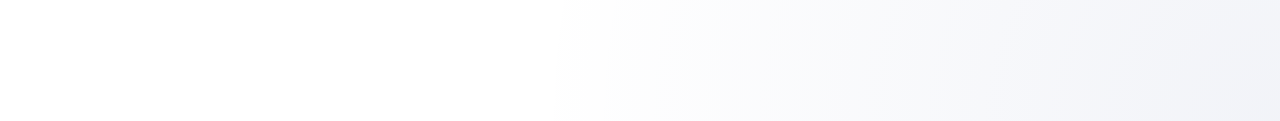
<file: poupança.html>
<!DOCTYPE html>
<html lang="pt-br">

<head>
    <meta charset="UTF-8">
    <meta name="viewport" content="width=device-width, initial-scale=1.0">
    <title>Poupança | Investimento Financeiro</title>
    <meta name="description"
        content="Entenda como funciona a poupança no Brasil, seus benefícios, limitações e quando ela pode ser uma opção adequada.">
    <link rel="icon" href="favicon.ico" type="image/x-icon">
    <link rel="stylesheet" href="style.css">
</head>

<body>
    <div class="container">
        <header class="site-header">
            <div class="brand">
                <h1>Investimento Financeiro</h1>
                <p>Saiba quando a poupança é uma opção útil e quais são suas limitações.</p>
            </div>
            <div class="header-actions">
                <span class="badge">Invista com conhecimento</span>
                <button class="theme-toggle" type="button" aria-label="Alternar tema">Tema escuro</button>
            </div>
            <nav class="main-nav" aria-label="Navegação principal">
                <a href="index.html">Início</a>
                <a href="poupança.html">Poupança</a>
                <a href="TesouroDireto.html">Tesouro Direto</a>
                <a href="acoes.html">Ações</a>
                <a href="criptoativos.html">Criptoativos</a>
                <a href="CDB.html">CDB</a>
                <a href="LCI.html">LCI</a>
                <a href="LCA.html">LCA</a>
                <a href="midia.html">Mídias</a>
            </nav>
        </header>

        <main class="content-page">
            <div class="page-intro">
                <span class="label">Reserva de emergência</span>
                <h2>Poupança</h2>
                <p>Conheça as principais características da poupança, incluindo custos, liquidez e situações em que ela
                    permanece como a opção mais prática para guardar dinheiro.</p>
            </div>

            <section class="media-section">
                <h3>Mídia</h3>
                <div class="media-grid">
                    <div class="image-container">
                        <img src="assets/poupanca.jpg" alt="Imagem de cadernetas de poupança e finanças pessoais">
                    </div>
                </div>
            </section>

            <h3>O que é?</h3>
            <p>A poupança é uma forma tradicional de guardar dinheiro em uma conta de depósito que rende juros básicos e
                oferece proteção com baixo risco. É indicada para quem busca segurança, liquidez diária e simplicidade
                administrativa.</p>

            <h3>Como funciona?</h3>
            <p>O rendimento depende da Taxa Selic e da TR. Quando a Selic está acima de 8,5% ao ano, a poupança rende
                0,5% ao mês mais TR; com Selic igual ou inferior a 8,5%, passa a render 70% da Selic mais TR. A regra da
                data de aniversário torna importante planejar saques, pois retiradas antes de 30 dias podem reduzir o
                ganho no período.</p>

            <h3>Pontos positivos</h3>
            <ul>
                <li>Simples de usar e ampla oferta entre bancos.</li>
                <li>Proteção do FGC até o limite estabelecido.</li>
                <li>Isenção de Imposto de Renda para pessoa física.</li>
                <li>Liquidez diária em caso de necessidade.</li>
            </ul>

            <h3>Pontos negativos</h3>
            <ul>
                <li>Retorno geralmente baixo em comparação com outras aplicações.</li>
                <li>Rendimento pode não acompanhar a inflação em períodos de alta.</li>
                <li>A regra da data de aniversário pode reduzir ganhos em saques antecipados.</li>
            </ul>

            <div class="highlight-box">
                <strong>Observação:</strong> a poupança é boa para reservas de curto prazo ou para quem ainda não está
                familiarizado com outras opções de investimento.
            </div>

            <div class="back-button">
                <a class="button button-secondary" href="index.html">Voltar para início</a>
            </div>
        </main>

        <footer class="site-footer">
            <p>© <span class="year">2024</span> Investimento Financeiro. Todos os direitos reservados.</p>
        </footer>
    </div>
    <script src="script.js"></script>
</body>

</html>
</file>
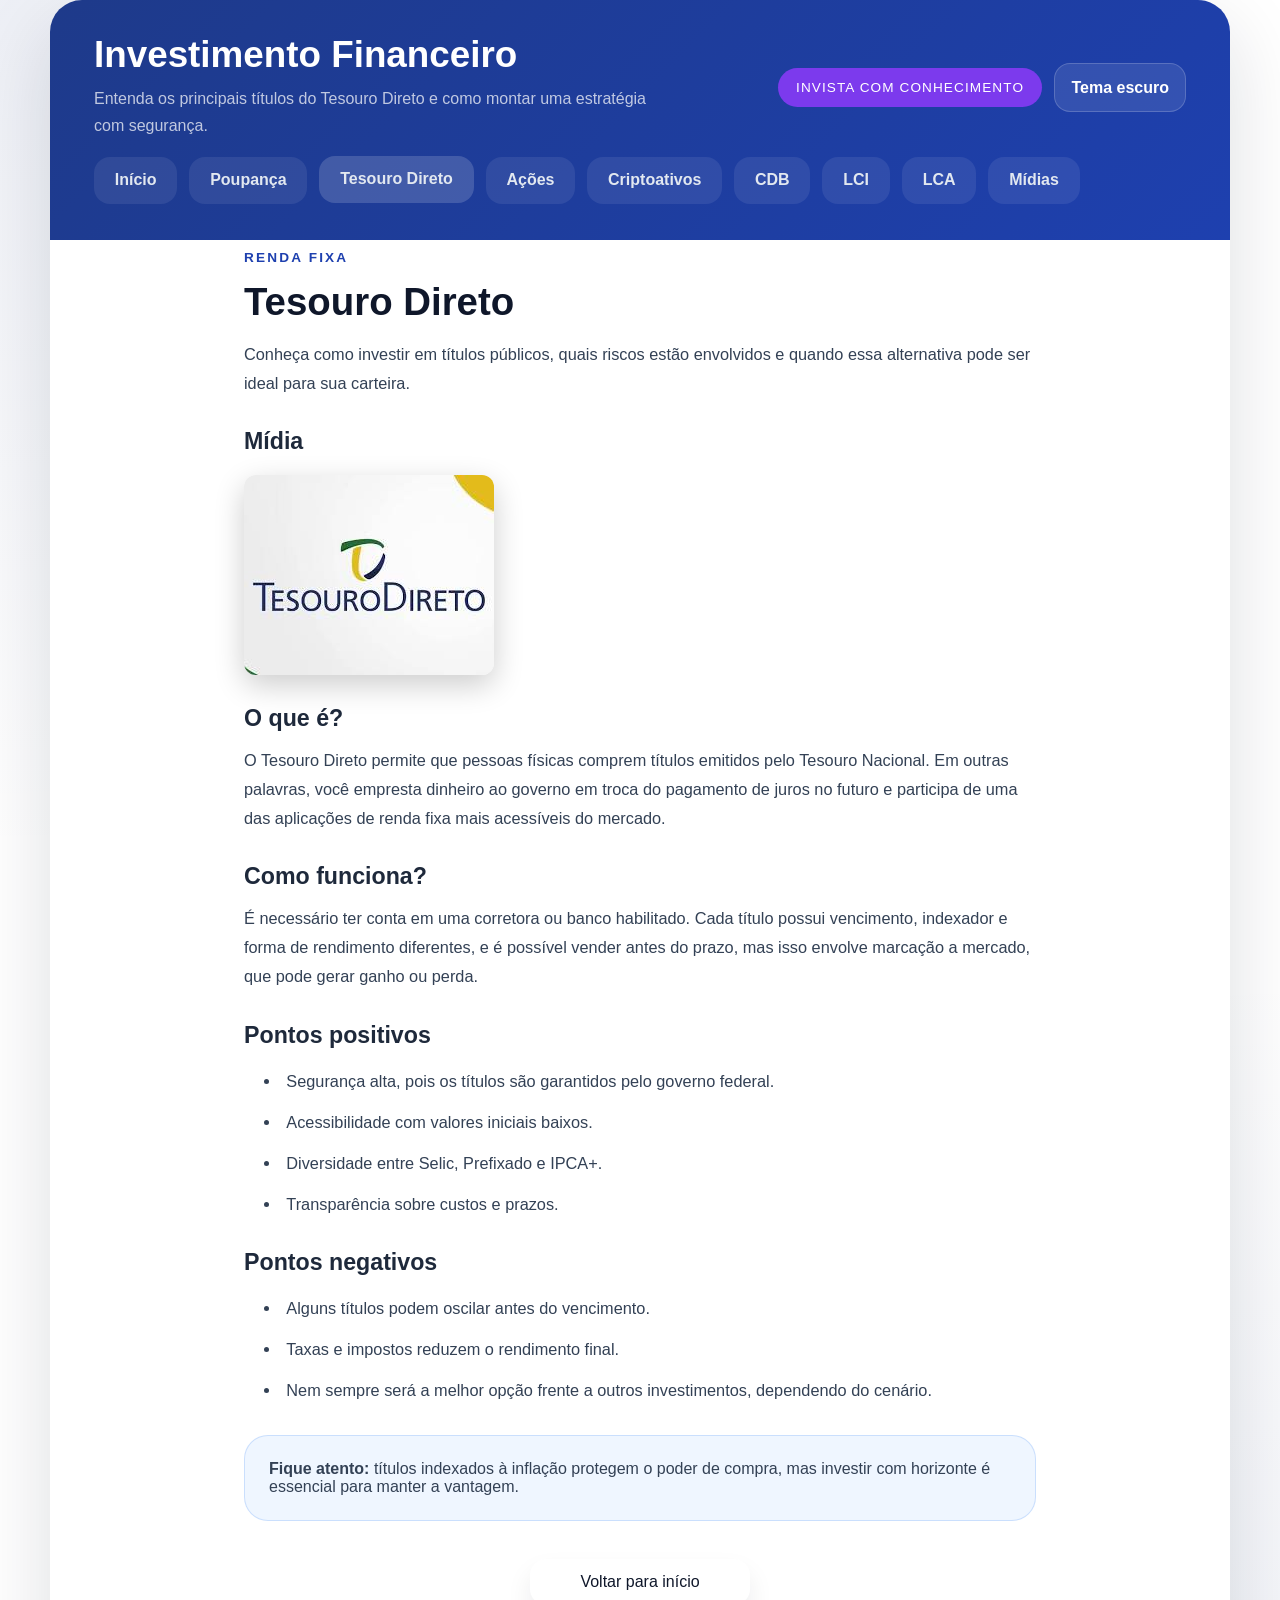
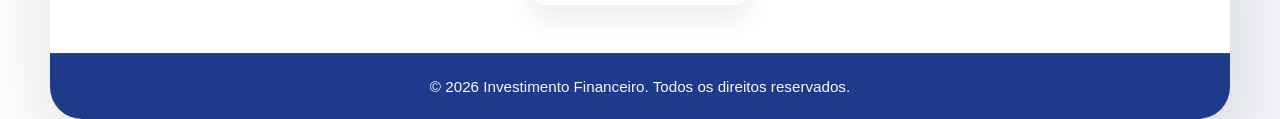
<file: TesouroDireto.html>
<!DOCTYPE html>
<html lang="pt-br">

<head>
    <meta charset="UTF-8">
    <meta name="viewport" content="width=device-width, initial-scale=1.0">
    <title>Tesouro Direto | Investimento Financeiro</title>
    <meta name="description"
        content="Aprenda sobre Tesouro Direto, tipos de títulos públicos e como ele pode ser usado para investir com segurança.">
    <link rel="icon" href="favicon.ico" type="image/x-icon">
    <link rel="stylesheet" href="style.css">
</head>

<body>
    <div class="container">
        <header class="site-header">
            <div class="brand">
                <h1>Investimento Financeiro</h1>
                <p>Entenda os principais títulos do Tesouro Direto e como montar uma estratégia com segurança.</p>
            </div>
            <div class="header-actions">
                <span class="badge">Invista com conhecimento</span>
                <button class="theme-toggle" type="button" aria-label="Alternar tema">Tema escuro</button>
            </div>
            <nav class="main-nav" aria-label="Navegação principal">
                <a href="index.html">Início</a>
                <a href="poupança.html">Poupança</a>
                <a href="TesouroDireto.html">Tesouro Direto</a>
                <a href="acoes.html">Ações</a>
                <a href="criptoativos.html">Criptoativos</a>
                <a href="CDB.html">CDB</a>
                <a href="LCI.html">LCI</a>
                <a href="LCA.html">LCA</a>
                <a href="midia.html">Mídias</a>
            </nav>
        </header>

        <main class="content-page">
            <div class="page-intro">
                <span class="label">Renda fixa</span>
                <h2>Tesouro Direto</h2>
                <p>Conheça como investir em títulos públicos, quais riscos estão envolvidos e quando essa alternativa
                    pode ser ideal para sua carteira.</p>
            </div>

            <section class="media-section">
                <h3>Mídia</h3>
                <div class="media-grid">
                    <div class="image-container">
                        <img src="assets/tesouroDireto.jpg" alt="Ilustração de Tesouro Direto e títulos públicos">
                    </div>
                </div>
            </section>

            <h3>O que é?</h3>
            <p>O Tesouro Direto permite que pessoas físicas comprem títulos emitidos pelo Tesouro Nacional. Em outras
                palavras, você empresta dinheiro ao governo em troca do pagamento de juros no futuro e participa de uma
                das aplicações de renda fixa mais acessíveis do mercado.</p>

            <h3>Como funciona?</h3>
            <p>É necessário ter conta em uma corretora ou banco habilitado. Cada título possui vencimento, indexador e
                forma de rendimento diferentes, e é possível vender antes do prazo, mas isso envolve marcação a mercado,
                que pode gerar ganho ou perda.</p>

            <h3>Pontos positivos</h3>
            <ul>
                <li>Segurança alta, pois os títulos são garantidos pelo governo federal.</li>
                <li>Acessibilidade com valores iniciais baixos.</li>
                <li>Diversidade entre Selic, Prefixado e IPCA+.</li>
                <li>Transparência sobre custos e prazos.</li>
            </ul>

            <h3>Pontos negativos</h3>
            <ul>
                <li>Alguns títulos podem oscilar antes do vencimento.</li>
                <li>Taxas e impostos reduzem o rendimento final.</li>
                <li>Nem sempre será a melhor opção frente a outros investimentos, dependendo do cenário.</li>
            </ul>

            <div class="highlight-box">
                <strong>Fique atento:</strong> títulos indexados à inflação protegem o poder de compra, mas investir com
                horizonte é essencial para manter a vantagem.
            </div>

            <div class="back-button">
                <a class="button button-secondary" href="index.html">Voltar para início</a>
            </div>
        </main>

        <footer class="site-footer">
            <p>© <span class="year">2024</span> Investimento Financeiro. Todos os direitos reservados.</p>
        </footer>
    </div>
    <script src="script.js"></script>
</body>

</html>
</file>
<file: style.css>
:root {
    --bg-page: #ffffff;
    --bg-start: rgba(30, 58, 138, 0.08);
    --bg-end: rgba(30, 58, 138, 0.06);
    --surface: #ffffff;
    --surface-soft: #f8fafc;
    --primary: #1e40af;
    --primary-soft: #e0e7ff;
    --text-primary: #0f172a;
    --text-secondary: #334155;
    --border: rgba(30, 58, 138, 0.15);
    --header-bg: linear-gradient(135deg, #1e3a8a 0%, #1e40af 100%);
    --hero-bg: linear-gradient(135deg, #eff6ff 0%, #dbeafe 100%);
    --hero-border: rgba(59, 130, 246, 0.16);
    --note-bg: linear-gradient(135deg, #e0f2fe 0%, #bfdbfe 100%);
    --footer-bg: #1e3a8a;
    --footer-text: #f8fafc;
    --nav-link-bg: rgba(255, 255, 255, 0.12);
    --nav-link-text: #f8fafc;
    --button-secondary-bg: #ffffff;
    --button-secondary-text: #0f172a;
    --card-bg: #ffffff;
    --card-border: rgba(59, 130, 246, 0.16);
    --highlight-bg: #eff6ff;
    --highlight-border: rgba(59, 130, 246, 0.2);
    --note-bg: linear-gradient(135deg, #ffedd5 0%, #fed7aa 100%);
    --note-border: #f59e0b;
    --note-title: #c2410c;
    --note-text: #92400e;
    --radius: 24px;
}

html[data-theme='dark'] {
    --bg-page: #000000;
    --bg-start: rgba(59, 130, 246, 0.12);
    --bg-end: rgba(147, 197, 253, 0.12);
    --surface: #070b14;
    --surface-soft: #0f172a;
    --primary: #60a5fa;
    --primary-soft: #1e3a8a;
    --text-primary: #ffffff;
    --text-secondary: #cbd5e1;
    --border: rgba(96, 165, 250, 0.18);
    --header-bg: linear-gradient(135deg, #020617 0%, #0a101f 100%);
    --hero-bg: linear-gradient(135deg, #071120 0%, #0a0f19 100%);
    --hero-border: rgba(96, 165, 250, 0.2);
    --note-bg: linear-gradient(135deg, #071120 0%, #0a0f19 100%);
    --footer-bg: #020617;
    --footer-text: #f8fafc;
    --nav-link-bg: rgba(255, 255, 255, 0.08);
    --nav-link-text: #f8fafc;
    --button-secondary-bg: #0f172a;
    --button-secondary-text: #ffffff;
    --card-bg: #071120;
    --card-border: rgba(96, 165, 250, 0.22);
    --highlight-bg: #0f172a;
    --highlight-border: rgba(96, 165, 250, 0.22);
    --note-bg: linear-gradient(135deg, #0f172a 0%, #111827 100%);
    --note-border: #60a5fa;
    --note-title: #dbeafe;
    --note-text: #cbd5e1;
}

* {
    margin: 0;
    padding: 0;
    box-sizing: border-box;
}

html {
    scroll-behavior: smooth;
}

body {
    font-family: 'Segoe UI', Tahoma, Geneva, Verdana, sans-serif;
    min-height: 100vh;
    color: var(--text-primary);
    background: radial-gradient(circle at top left, var(--bg-start), transparent 40%),
                radial-gradient(circle at bottom right, var(--bg-end), transparent 35%),
                linear-gradient(180deg, var(--bg-page) 0%, rgba(255,255,255,0.96) 100%);
    animation: pageFade 0.6s ease-out both;
}

img,
svg {
    max-width: 100%;
    display: block;
}

@keyframes pageFade {
    from {
        opacity: 0;
        transform: translateY(10px);
    }
    to {
        opacity: 1;
        transform: translateY(0);
    }
}

a {
    color: inherit;
    text-decoration: none;
}

button,
a.button {
    display: inline-flex;
    align-items: center;
    justify-content: center;
    border: none;
    font: inherit;
    cursor: pointer;
}

.container {
    max-width: 1180px;
    margin: 0 auto;
    background: var(--surface);
    border-radius: 32px;
    box-shadow: 0 28px 80px rgba(15, 23, 42, 0.14);
    overflow: hidden;
}

.site-header {
    display: flex;
    flex-wrap: wrap;
    justify-content: space-between;
    align-items: center;
    gap: 18px;
    padding: 36px 44px;
    background: var(--header-bg);
    color: white;
}

.brand {
    display: flex;
    flex-direction: column;
    gap: 10px;
}

.brand h1 {
    font-size: 2.3rem;
    line-height: 1.05;
}

.brand p {
    color: rgba(255, 255, 255, 0.72);
    max-width: 560px;
    line-height: 1.7;
}

.badge {
    display: inline-flex;
    align-items: center;
    justify-content: center;
    padding: 0.75rem 1.1rem;
    border-radius: 999px;
    background: #7c3aed;
    color: white;
    font-size: 0.85rem;
    letter-spacing: 0.08em;
    text-transform: uppercase;
}

.header-actions {
    display: flex;
    align-items: center;
    gap: 0.8rem;
}

.theme-toggle {
    background: rgba(255, 255, 255, 0.1);
    color: white;
    padding: 0.9rem 1rem;
    border-radius: 16px;
    border: 1px solid rgba(255, 255, 255, 0.18);
    font-weight: 700;
    transition: transform 0.25s ease, background-color 0.25s ease, border-color 0.25s ease;
}

.theme-toggle:hover,
.theme-toggle:focus-visible {
    transform: translateY(-1px);
    background: rgba(255, 255, 255, 0.18);
    outline: none;
}

.main-nav {
    display: flex;
    flex-wrap: wrap;
    gap: 12px;
}

.main-nav a {
    padding: 0.9rem 1.3rem;
    border-radius: 16px;
    background: rgba(255, 255, 255, 0.08);
    color: #e2e8f0;
    font-weight: 600;
    transition: transform 0.25s ease, background-color 0.25s ease;
}

.main-nav a:hover,
.main-nav a.active {
    transform: translateY(-1px);
    background: rgba(255, 255, 255, 0.16);
}

main {
    padding: 36px 44px 48px;
}

.hero {
    padding: 36px 38px;
    border-radius: 28px;
    background: var(--hero-bg);
    border: 1px solid var(--hero-border);
    box-shadow: 0 16px 40px rgba(15, 23, 42, 0.08);
    transition: transform 0.3s ease, box-shadow 0.3s ease;
}

.hero:hover {
    transform: translateY(-2px);
    box-shadow: 0 20px 45px rgba(15, 23, 42, 0.12);
}

.eyebrow {
    display: inline-flex;
    margin-bottom: 18px;
    color: var(--primary);
    font-size: 0.86rem;
    font-weight: 700;
    letter-spacing: 0.2em;
    text-transform: uppercase;
}

.hero h2 {
    font-size: clamp(2.4rem, 3vw, 3rem);
    line-height: 1.05;
    color: var(--text-primary);
    margin-bottom: 20px;
}

.hero p {
    max-width: 720px;
    line-height: 1.9;
    color: var(--text-secondary);
    margin-bottom: 28px;
}

.hero-actions {
    display: flex;
    flex-wrap: wrap;
    gap: 14px;
}

.button {
    padding: 14px 24px;
    border-radius: 16px;
    background: linear-gradient(135deg, #4338ca 0%, #6366f1 100%);
    color: white;
    font-weight: 700;
    box-shadow: 0 16px 30px rgba(67, 56, 202, 0.18);
    transition: transform 0.25s ease, box-shadow 0.25s ease, background-color 0.25s ease;
}

.button:hover,
.button:focus-visible {
    transform: translateY(-2px);
    box-shadow: 0 20px 35px rgba(67, 56, 202, 0.22);
    outline: none;
}

.button-secondary {
    transition: transform 0.25s ease, background-color 0.25s ease, color 0.25s ease, box-shadow 0.25s ease;
}

.button-secondary:hover,
.button-secondary:focus-visible {
    transform: translateY(-2px);
    background: rgba(255, 255, 255, 0.95);
    box-shadow: 0 18px 34px rgba(15, 23, 42, 0.1);
}

.button-secondary {
    background: var(--button-secondary-bg);
    color: var(--button-secondary-text);
    box-shadow: 0 14px 26px rgba(15, 23, 42, 0.08);
}

.overview {
    display: grid;
    grid-template-columns: repeat(3, minmax(0, 1fr));
    gap: 22px;
    margin: 36px 0 24px;
}

.overview-card,
.card {
    background: var(--card-bg);
    border: 1px solid var(--card-border);
    border-radius: 26px;
    padding: 28px;
    box-shadow: 0 18px 42px rgba(15, 23, 42, 0.06);
    transition: transform 0.25s ease, box-shadow 0.25s ease, border-color 0.25s ease;
}

.overview-card:hover,
.card:hover {
    transform: translateY(-3px);
    box-shadow: 0 24px 48px rgba(15, 23, 42, 0.12);
    border-color: rgba(59, 130, 246, 0.3);
}

.overview-card h3,
.card h3 {
    color: var(--text-primary);
    margin-bottom: 16px;
}

.overview-card p,
.card p {
    color: var(--text-secondary);
    line-height: 1.8;
}

.cards-grid {
    display: grid;
    grid-template-columns: repeat(auto-fit, minmax(260px, 1fr));
    gap: 24px;
}

.card-link {
    display: inline-flex;
    margin-top: 20px;
    color: var(--primary);
    font-weight: 700;
}

.note-section {
    margin-top: 40px;
    padding: 26px 28px;
    background: var(--note-bg);
    border-radius: 22px;
    border-left: 6px solid var(--note-border);
    color: var(--note-text);
}

.note-section h6 {
    font-size: 1.2rem;
    margin-bottom: 10px;
    color: var(--note-title);
}

.note-section p {
    line-height: 1.8;
}

.content-page {
    max-width: 880px;
    margin: 0 auto;
    padding-top: 8px;
}

.content-page .page-intro {
    margin-bottom: 28px;
}

.content-page .label {
    display: inline-flex;
    margin-bottom: 16px;
    color: var(--primary);
    font-size: 0.85rem;
    font-weight: 700;
    letter-spacing: 0.16em;
    text-transform: uppercase;
}

.content-page h2 {
    color: var(--text-primary);
    font-size: clamp(2rem, 3vw, 2.5rem);
    margin-bottom: 18px;
    line-height: 1.08;
}

.content-page h3 {
    color: #1e293b;
    margin-top: 30px;
    margin-bottom: 14px;
    font-size: 1.45rem;
}

.content-page p,
.content-page li {
    color: var(--text-secondary);
    font-size: 1.02rem;
    line-height: 1.78;
}

.content-page ul {
    list-style: disc inside;
    margin: 18px 0 0 1.25rem;
}

.content-page li {
    margin-bottom: 12px;
}

.highlight-box {
    margin: 30px 0;
    padding: 24px;
    border-radius: 24px;
    background: var(--highlight-bg);
    border: 1px solid var(--highlight-border);
    color: #334155;
}

.image-container {
    text-align: center;
    margin: 20px 0;
}

.image-container img {
    max-width: 100%;
    border-radius: 12px;
    box-shadow: 0 10px 30px rgba(0, 0, 0, 0.2);
}

.video-grid {
    display: grid;
    grid-template-columns: repeat(2, minmax(0, 1fr));
    gap: 24px;
    margin-top: 24px;
}

.video-frame {
    width: 100%;
    min-height: 340px;
    border: 0;
    border-radius: 18px;
}

.video-notice {
    margin-top: 12px;
    font-size: 0.95rem;
    color: var(--text-secondary);
    text-align: center;
}

.media-placeholder {
    margin-top: 18px;
    padding: 18px;
    border-radius: 18px;
    background: rgba(255, 255, 255, 0.88);
    color: var(--text-secondary);
    border: 1px dashed var(--border);
    font-size: 0.95rem;
}

html[data-theme='dark'] .media-placeholder {
    background: rgba(255, 255, 255, 0.05);
    color: var(--text-secondary);
    border-color: rgba(96, 165, 250, 0.22);
}

.video-notice {
    margin-top: 12px;
    font-size: 0.95rem;
    color: var(--text-secondary);
    text-align: center;
}

.back-button {
    margin-top: 38px;
    text-align: center;
}

.back-button .button {
    min-width: 220px;
}

.site-footer {
    background: var(--footer-bg);
    color: var(--footer-text);
    text-align: center;
    padding: 24px 28px;
    border-top: 1px solid rgba(255, 255, 255, 0.08);
}

.site-footer p {
    margin: 0;
    font-size: 0.95rem;
}

@media (max-width: 992px) {
    .overview {
        grid-template-columns: repeat(2, minmax(0, 1fr));
    }
}

@media (max-width: 760px) {
    .site-header {
        padding: 26px 22px;
    }

    .main-nav {
        width: 100%;
        justify-content: center;
    }

    main {
        padding: 30px 22px 36px;
    }

    .hero {
        padding: 28px 24px;
    }

    .overview,
    .cards-grid {
        grid-template-columns: 1fr;
    }

    .content-page h2 {
        font-size: 2rem;
    }
}
</file>
